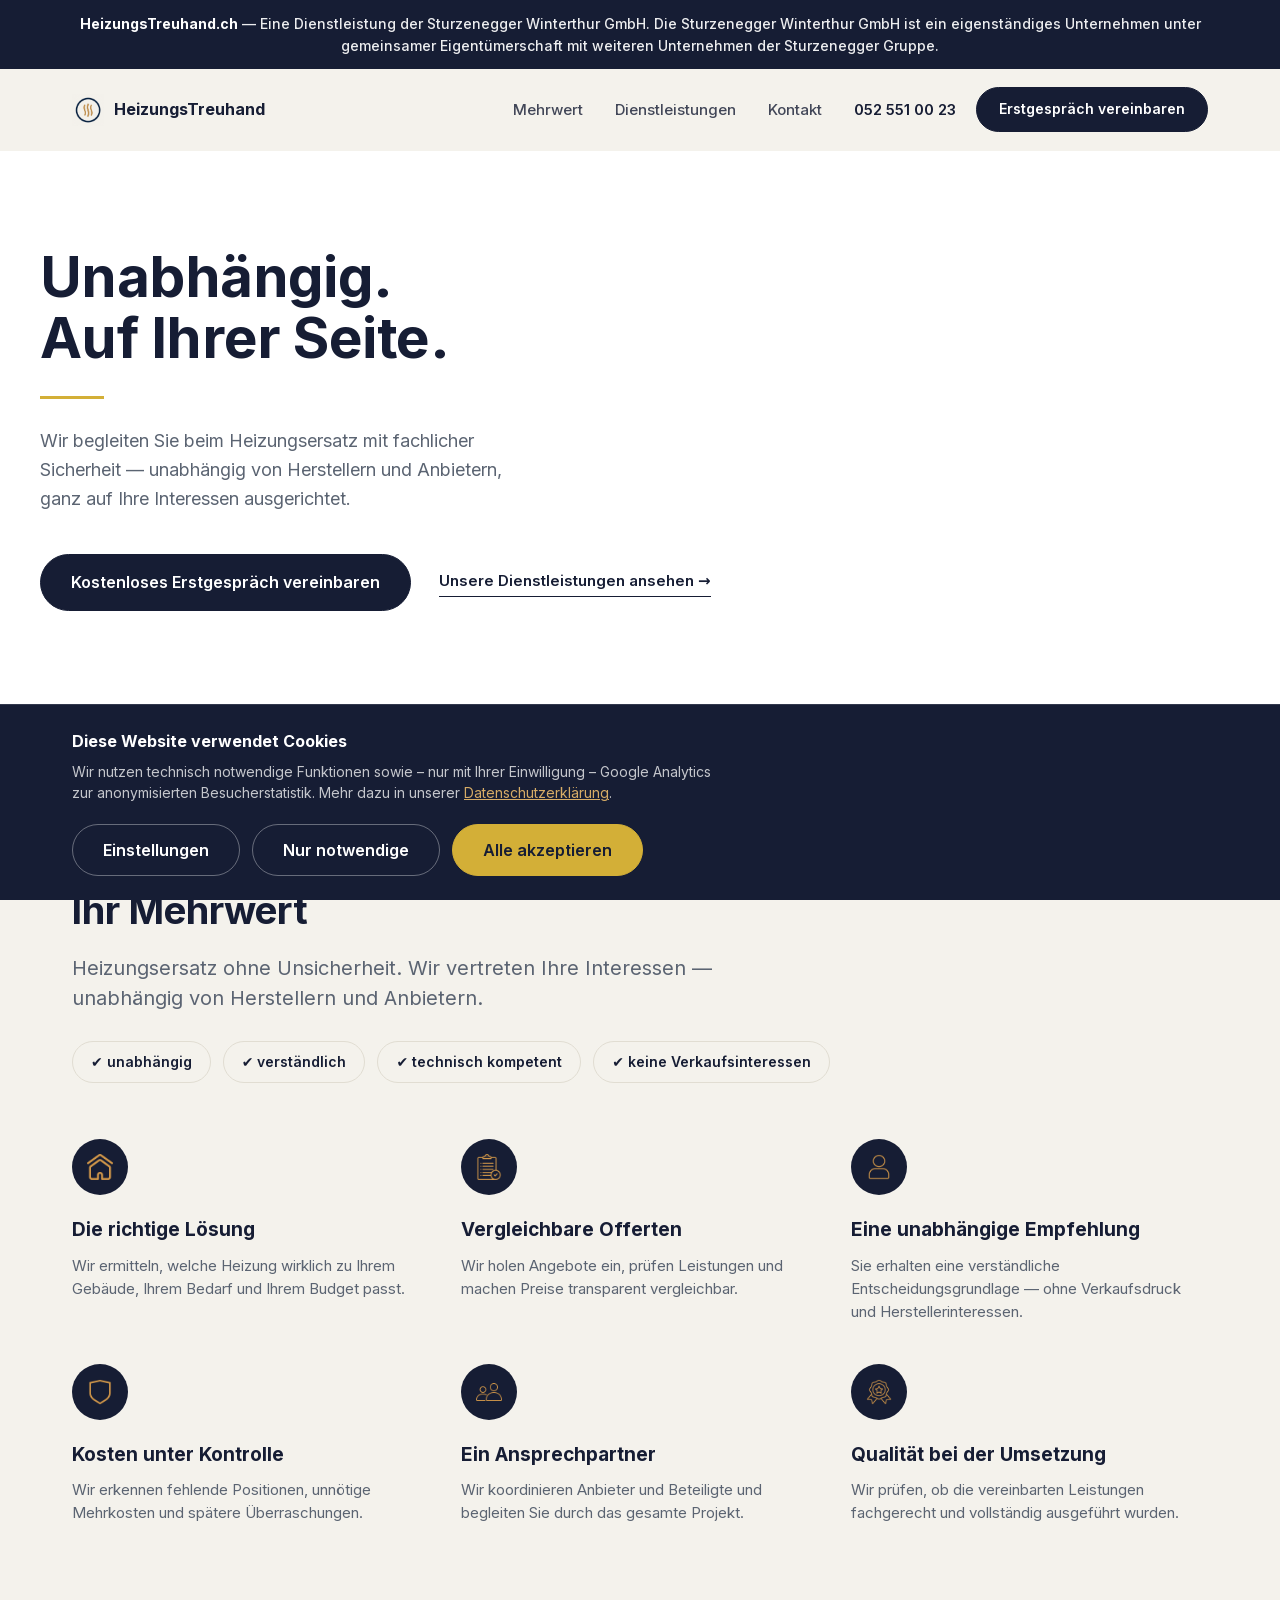
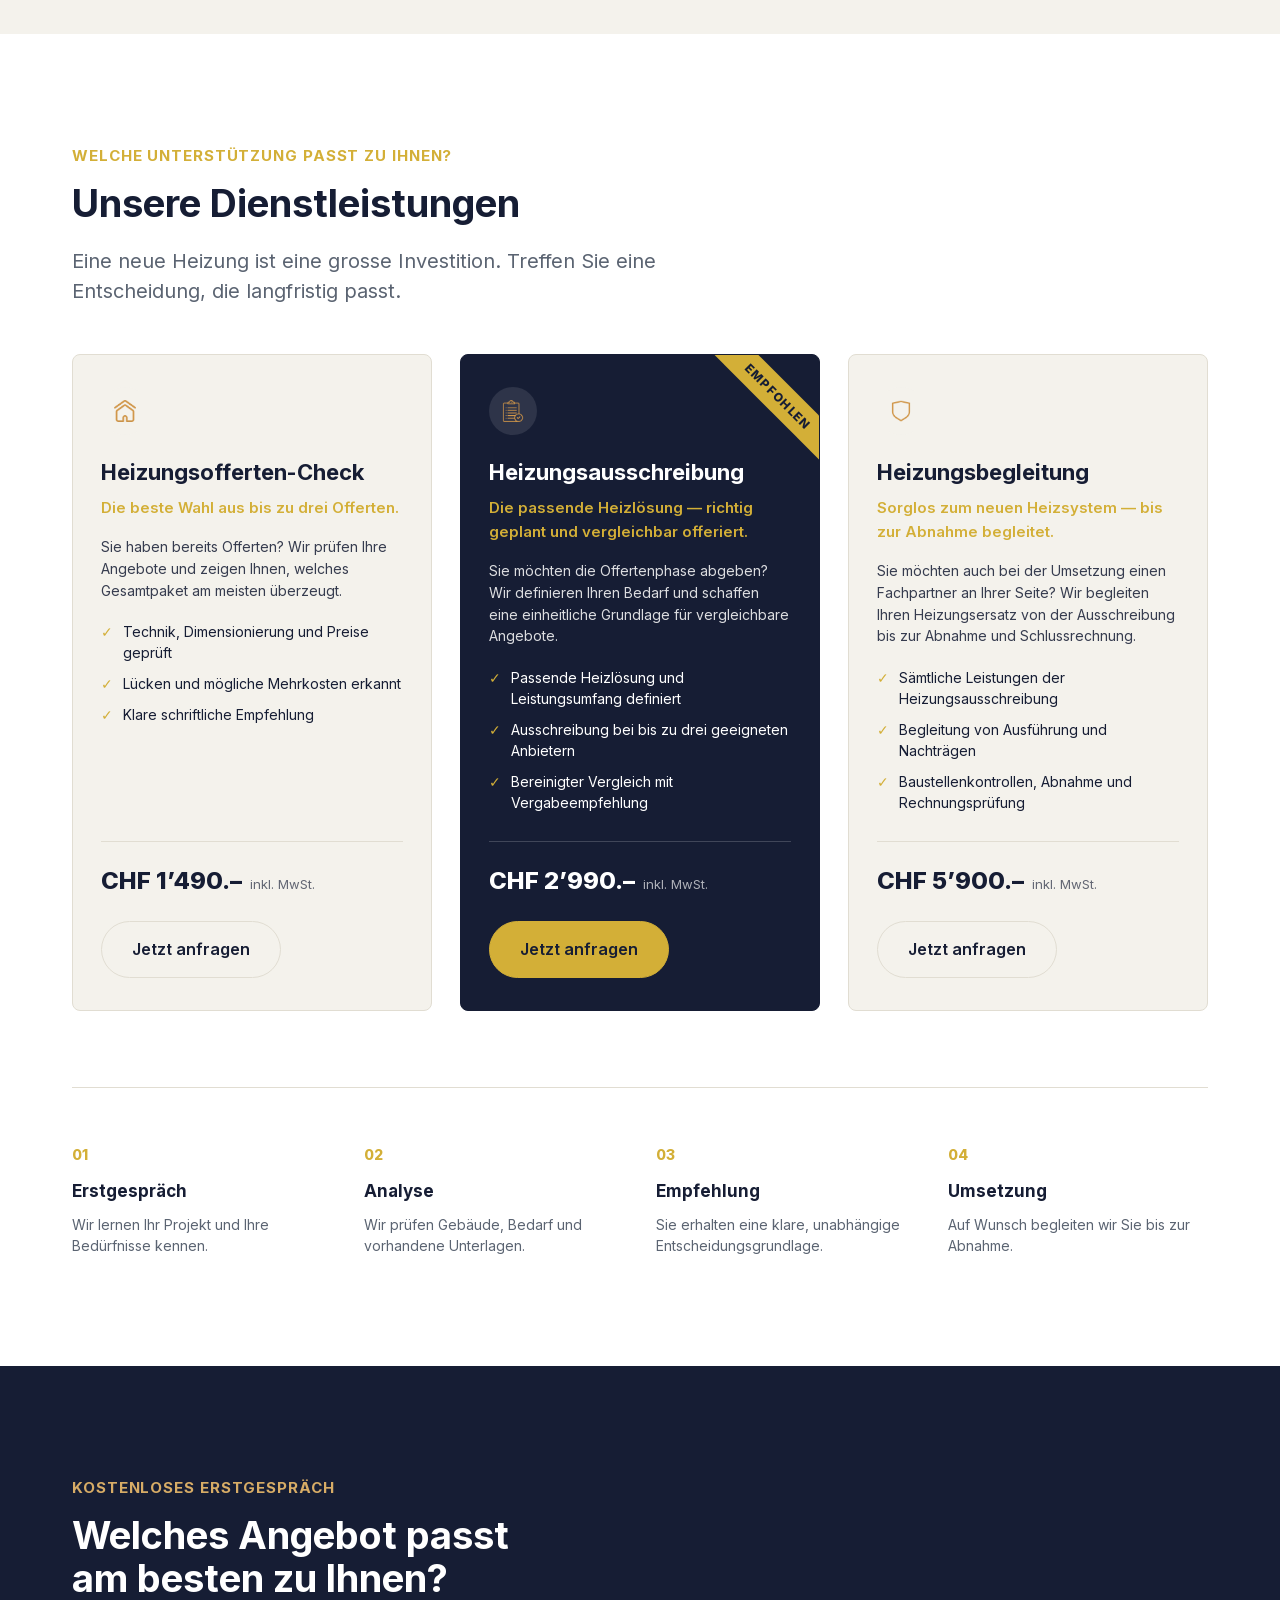
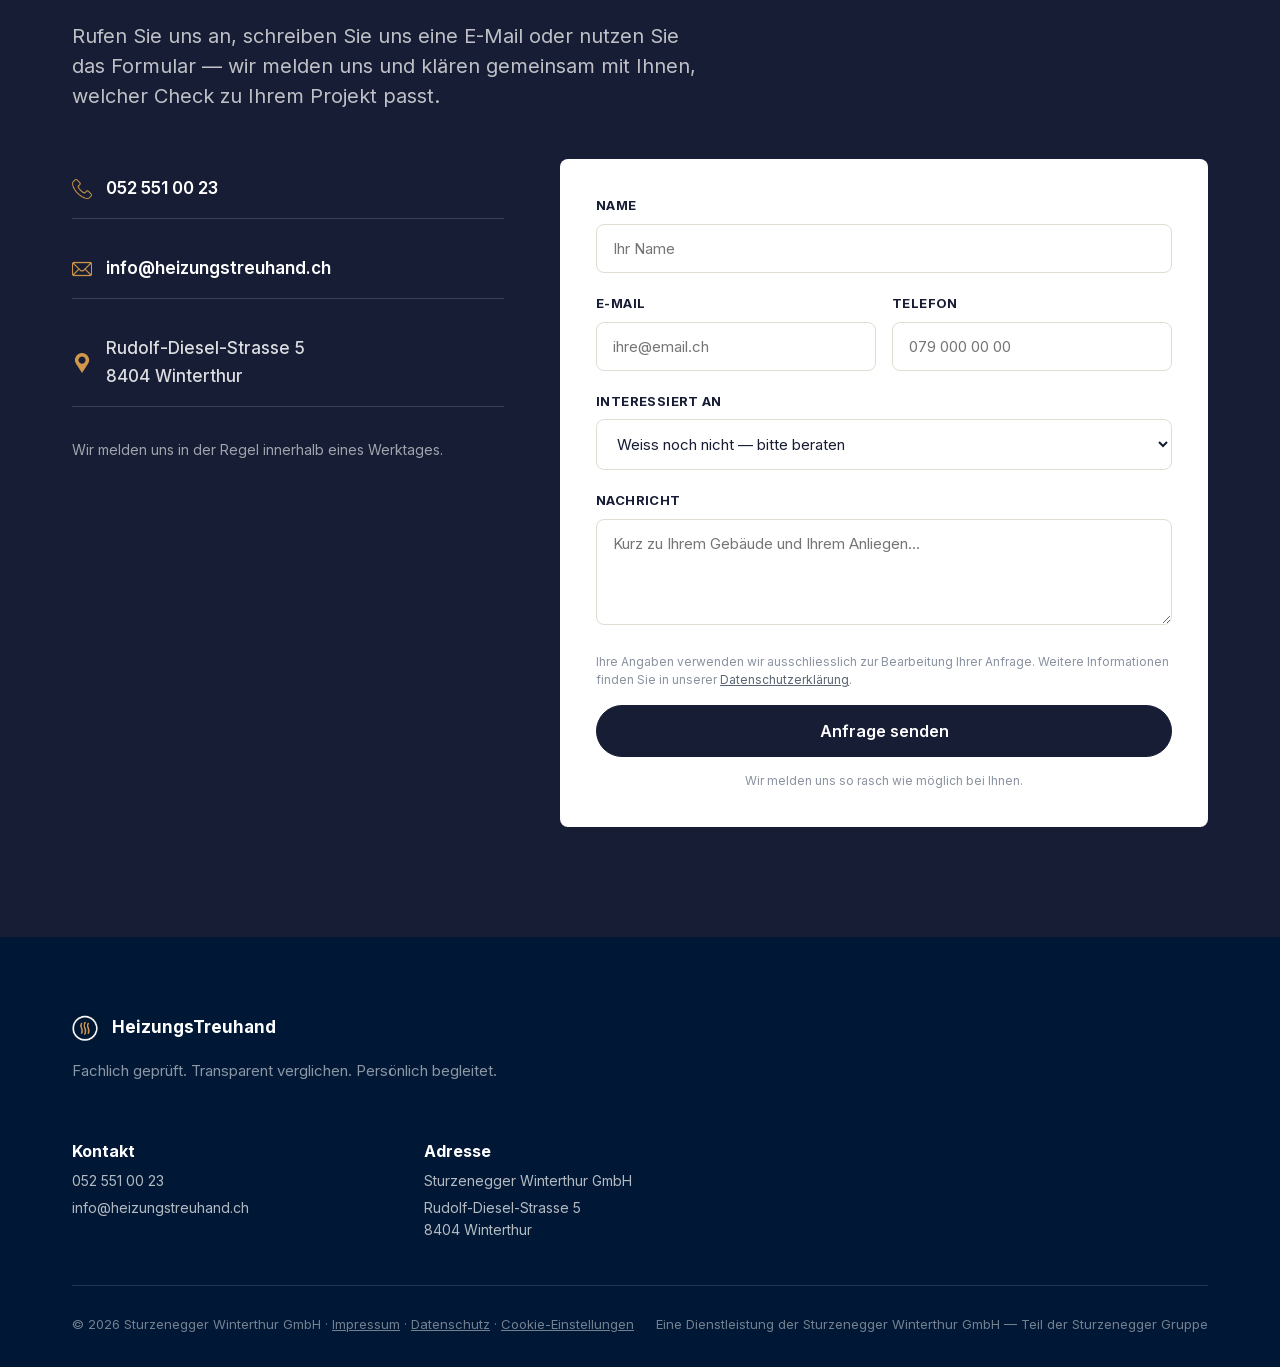
<file: index.html>
<!DOCTYPE html>
<html lang="de-CH">
<head>
<meta charset="UTF-8">
<meta name="viewport" content="width=device-width, initial-scale=1.0">
<title>HeizungsTreuhand — Unabhängige Heizungsberatung in Winterthur &amp; Schweiz</title>
<meta name="description" content="HeizungsTreuhand begleitet Sie unabhängig beim Heizungsersatz: Offertenprüfung, Ausschreibung und Baubegleitung – unabhängig von Herstellern und Anbietern. Eine Dienstleistung der Sturzenegger Winterthur GmbH.">
<meta name="robots" content="index, follow">
<meta name="author" content="Sturzenegger Winterthur GmbH">
<meta name="theme-color" content="#161d34">
<link rel="canonical" href="https://www.heizungstreuhand.ch/">

<!-- Local / regional signals -->
<meta name="geo.region" content="CH-ZH">
<meta name="geo.placename" content="Winterthur">

<!-- Open Graph -->
<meta property="og:type" content="website">
<meta property="og:locale" content="de_CH">
<meta property="og:site_name" content="HeizungsTreuhand">
<meta property="og:title" content="HeizungsTreuhand — Unabhängige Heizungsberatung in Winterthur & Schweiz">
<meta property="og:description" content="Unabhängige Beratung beim Heizungsersatz: Offertenprüfung, Ausschreibung und Baubegleitung – unabhängig von Herstellern und Anbietern.">
<meta property="og:url" content="https://www.heizungstreuhand.ch/">
<meta property="og:image" content="https://www.heizungstreuhand.ch/assets/img/logo-on-light.png">
<meta property="og:image:width" content="1774">
<meta property="og:image:height" content="887">
<meta property="og:image:alt" content="HeizungsTreuhand Logo">

<!-- Twitter/X Card -->
<meta name="twitter:card" content="summary_large_image">
<meta name="twitter:title" content="HeizungsTreuhand — Unabhängige Heizungsberatung in Winterthur & Schweiz">
<meta name="twitter:description" content="Unabhängige Beratung beim Heizungsersatz: Offertenprüfung, Ausschreibung und Baubegleitung – unabhängig von Herstellern und Anbietern.">
<meta name="twitter:image" content="https://www.heizungstreuhand.ch/assets/img/logo-on-light.png">

<link rel="icon" type="image/png" href="assets/img/icon-on-light.png">
<link rel="apple-touch-icon" href="assets/img/icon-on-light.png">
<link rel="stylesheet" href="style.css">

<!-- Structured data: Organization, offered services & team — read by search engines
     (rich results) and by AI answer engines (ChatGPT, Perplexity, Google AI Overviews)
     as a machine-readable source of truth about who HeizungsTreuhand is and what it costs. -->
<script type="application/ld+json">
{
  "@context": "https://schema.org",
  "@type": "ProfessionalService",
  "@id": "https://www.heizungstreuhand.ch/#organization",
  "name": "HeizungsTreuhand",
  "alternateName": "HeizungsTreuhand.ch",
  "url": "https://www.heizungstreuhand.ch/",
  "logo": "https://www.heizungstreuhand.ch/assets/img/logo-on-light.png",
  "image": "https://www.heizungstreuhand.ch/assets/img/logo-on-light.png",
  "description": "Unabhängige Beratung beim Heizungsersatz in der Schweiz: Offertenprüfung, Ausschreibung und Baubegleitung – unabhängig von Herstellern und Anbietern.",
  "slogan": "Unabhängig. Auf Ihrer Seite.",
  "telephone": "+41 52 551 00 23",
  "email": "info@heizungstreuhand.ch",
  "priceRange": "CHF 1'490–5'900",
  "address": {
    "@type": "PostalAddress",
    "streetAddress": "Rudolf-Diesel-Strasse 5",
    "postalCode": "8404",
    "addressLocality": "Winterthur",
    "addressRegion": "ZH",
    "addressCountry": "CH"
  },
  "areaServed": {
    "@type": "Country",
    "name": "Schweiz"
  },
  "parentOrganization": {
    "@type": "Organization",
    "name": "Sturzenegger Winterthur GmbH",
    "address": {
      "@type": "PostalAddress",
      "streetAddress": "Rudolf-Diesel-Strasse 5",
      "postalCode": "8404",
      "addressLocality": "Winterthur",
      "addressCountry": "CH"
    }
  },
  "makesOffer": [
    {
      "@type": "Offer",
      "name": "Heizungsofferten-Check",
      "description": "Prüfung von bis zu drei bestehenden Heizungsofferten: Technik, Dimensionierung und Preise geprüft, Lücken und mögliche Mehrkosten erkannt, klare schriftliche Empfehlung.",
      "price": "1490",
      "priceCurrency": "CHF",
      "url": "https://www.heizungstreuhand.ch/#dienstleistungen"
    },
    {
      "@type": "Offer",
      "name": "Heizungsausschreibung",
      "description": "Definition der passenden Heizlösung und Ausschreibung bei bis zu drei geeigneten Anbietern mit bereinigtem Vergleich und Vergabeempfehlung.",
      "price": "2990",
      "priceCurrency": "CHF",
      "url": "https://www.heizungstreuhand.ch/#dienstleistungen"
    },
    {
      "@type": "Offer",
      "name": "Heizungsbegleitung",
      "description": "Vollständige Begleitung des Heizungsersatzes von der Ausschreibung bis zur Abnahme und Schlussrechnung, inklusive Baustellenkontrollen und Rechnungsprüfung.",
      "price": "5900",
      "priceCurrency": "CHF",
      "url": "https://www.heizungstreuhand.ch/#dienstleistungen"
    }
  ]
}
</script>
</head>
<body>

<div class="top-bar">
  <div class="top-bar-inner">
    <p><strong>HeizungsTreuhand.ch</strong> — Eine Dienstleistung der Sturzenegger Winterthur GmbH. Die Sturzenegger Winterthur GmbH ist ein eigenständiges Unternehmen unter gemeinsamer Eigentümerschaft mit weiteren Unternehmen der Sturzenegger Gruppe.</p>
  </div>
</div>

<header class="nav" id="nav">
  <div class="nav-inner">
    <a href="#top" class="nav-logo">
      <img src="assets/img/icon-on-light.png" alt="HeizungsTreuhand Logo" class="nav-logo-img">
      <span>HeizungsTreuhand</span>
    </a>
    <div class="nav-mobile-panel" id="navMobilePanel">
      <nav class="nav-links" id="navLinks">
        <a href="#mehrwert">Mehrwert</a>
        <a href="#dienstleistungen">Dienstleistungen</a>
        <a href="#kontakt">Kontakt</a>
      </nav>
      <div class="nav-actions">
        <a href="tel:0525510023" class="nav-phone">052 551 00 23</a>
        <a href="#kontakt" class="btn btn-primary btn-sm nav-cta">Erstgespräch vereinbaren</a>
      </div>
    </div>
    <button class="nav-burger" id="navBurger" aria-label="Menü öffnen" aria-expanded="false">
      <span></span><span></span><span></span>
    </button>
  </div>
</header>

<main id="top">

  <!-- HERO -->
  <section class="hero">
    <div class="hero-inner">
      <h1 class="hero-headline">Unabhängig.<br>Auf Ihrer Seite.</h1>
      <span class="hero-rule" aria-hidden="true"></span>
      <p class="hero-sub">Wir begleiten Sie beim Heizungsersatz mit fachlicher Sicherheit — unabhängig von Herstellern und Anbietern, ganz auf Ihre Interessen ausgerichtet.</p>
      <div class="hero-actions">
        <a href="#kontakt" class="btn btn-primary hero-cta">Kostenloses Erstgespräch vereinbaren</a>
        <a href="#dienstleistungen" class="link-arrow">Unsere Dienstleistungen ansehen →</a>
      </div>
    </div>
  </section>

  <!-- MEHRWERT / WARUM -->
  <section class="section section-alt" id="mehrwert">
    <div class="section-inner">
      <p class="caption">Warum HeizungsTreuhand?</p>
      <h2 class="heading">Ihr Mehrwert</h2>
      <p class="lead">Heizungsersatz ohne Unsicherheit. Wir vertreten Ihre Interessen — unabhängig von Herstellern und Anbietern.</p>

      <div class="badge-row">
        <span class="badge">✔ unabhängig</span>
        <span class="badge">✔ verständlich</span>
        <span class="badge">✔ technisch kompetent</span>
        <span class="badge">✔ keine Verkaufsinteressen</span>
      </div>

      <div class="feature-grid">
        <div class="feature">
          <div class="feature-icon"><img src="assets/icons/haus_gold.png" alt=""></div>
          <h3>Die richtige Lösung</h3>
          <p>Wir ermitteln, welche Heizung wirklich zu Ihrem Gebäude, Ihrem Bedarf und Ihrem Budget passt.</p>
        </div>
        <div class="feature">
          <div class="feature-icon"><img src="assets/icons/list_gold.png" alt=""></div>
          <h3>Vergleichbare Offerten</h3>
          <p>Wir holen Angebote ein, prüfen Leistungen und machen Preise transparent vergleichbar.</p>
        </div>
        <div class="feature">
          <div class="feature-icon"><img src="assets/icons/person_gold.png" alt=""></div>
          <h3>Eine unabhängige Empfehlung</h3>
          <p>Sie erhalten eine verständliche Entscheidungsgrundlage — ohne Verkaufsdruck und Herstellerinteressen.</p>
        </div>
        <div class="feature">
          <div class="feature-icon"><img src="assets/icons/shield_gold.png" alt=""></div>
          <h3>Kosten unter Kontrolle</h3>
          <p>Wir erkennen fehlende Positionen, unnötige Mehrkosten und spätere Überraschungen.</p>
        </div>
        <div class="feature">
          <div class="feature-icon"><img src="assets/icons/personen_gold.png" alt=""></div>
          <h3>Ein Ansprechpartner</h3>
          <p>Wir koordinieren Anbieter und Beteiligte und begleiten Sie durch das gesamte Projekt.</p>
        </div>
        <div class="feature">
          <div class="feature-icon"><img src="assets/icons/quality_gold.png" alt=""></div>
          <h3>Qualität bei der Umsetzung</h3>
          <p>Wir prüfen, ob die vereinbarten Leistungen fachgerecht und vollständig ausgeführt wurden.</p>
        </div>
      </div>
    </div>
  </section>

  <!-- DIENSTLEISTUNGEN -->
  <section class="section" id="dienstleistungen">
    <div class="section-inner">
      <p class="caption">Welche Unterstützung passt zu Ihnen?</p>
      <h2 class="heading">Unsere Dienstleistungen</h2>
      <p class="lead">Eine neue Heizung ist eine grosse Investition. Treffen Sie eine Entscheidung, die langfristig passt.</p>

      <div class="pricing-grid">

        <article class="price-card">
          <div class="price-card-icon"><img src="assets/icons/haus_gold.png" alt=""></div>
          <h3>Heizungsofferten-Check</h3>
          <p class="price-card-sub">Die beste Wahl aus bis zu drei Offerten.</p>
          <p class="price-card-note">Sie haben bereits Offerten? Wir prüfen Ihre Angebote und zeigen Ihnen, welches Gesamtpaket am meisten überzeugt.</p>
          <ul class="price-card-list">
            <li>Technik, Dimensionierung und Preise geprüft</li>
            <li>Lücken und mögliche Mehrkosten erkannt</li>
            <li>Klare schriftliche Empfehlung</li>
          </ul>
          <div class="price-card-price">
            <span class="price-amount">CHF 1&#8217;490.–</span>
            <span class="price-vat">inkl. MwSt.</span>
          </div>
          <a href="#kontakt" class="btn btn-outline" data-service="Heizungsofferten-Check">Jetzt anfragen</a>
        </article>

        <article class="price-card price-card-featured">
          <span class="price-card-ribbon">Empfohlen</span>
          <div class="price-card-icon"><img src="assets/icons/list_gold.png" alt=""></div>
          <h3>Heizungsausschreibung</h3>
          <p class="price-card-sub">Die passende Heizlösung — richtig geplant und vergleichbar offeriert.</p>
          <p class="price-card-note">Sie möchten die Offertenphase abgeben? Wir definieren Ihren Bedarf und schaffen eine einheitliche Grundlage für vergleichbare Angebote.</p>
          <ul class="price-card-list">
            <li>Passende Heizlösung und Leistungsumfang definiert</li>
            <li>Ausschreibung bei bis zu drei geeigneten Anbietern</li>
            <li>Bereinigter Vergleich mit Vergabeempfehlung</li>
          </ul>
          <div class="price-card-price">
            <span class="price-amount">CHF 2&#8217;990.–</span>
            <span class="price-vat">inkl. MwSt.</span>
          </div>
          <a href="#kontakt" class="btn btn-primary" data-service="Heizungsausschreibung">Jetzt anfragen</a>
        </article>

        <article class="price-card">
          <div class="price-card-icon"><img src="assets/icons/shield_gold.png" alt=""></div>
          <h3>Heizungsbegleitung</h3>
          <p class="price-card-sub">Sorglos zum neuen Heizsystem — bis zur Abnahme begleitet.</p>
          <p class="price-card-note">Sie möchten auch bei der Umsetzung einen Fachpartner an Ihrer Seite? Wir begleiten Ihren Heizungsersatz von der Ausschreibung bis zur Abnahme und Schlussrechnung.</p>
          <ul class="price-card-list">
            <li>Sämtliche Leistungen der Heizungsausschreibung</li>
            <li>Begleitung von Ausführung und Nachträgen</li>
            <li>Baustellenkontrollen, Abnahme und Rechnungsprüfung</li>
          </ul>
          <div class="price-card-price">
            <span class="price-amount">CHF 5&#8217;900.–</span>
            <span class="price-vat">inkl. MwSt.</span>
          </div>
          <a href="#kontakt" class="btn btn-outline" data-service="Heizungsbegleitung">Jetzt anfragen</a>
        </article>

      </div>

      <div class="process-strip">
        <div class="process-step">
          <span class="process-num">01</span>
          <h4>Erstgespräch</h4>
          <p>Wir lernen Ihr Projekt und Ihre Bedürfnisse kennen.</p>
        </div>
        <div class="process-step">
          <span class="process-num">02</span>
          <h4>Analyse</h4>
          <p>Wir prüfen Gebäude, Bedarf und vorhandene Unterlagen.</p>
        </div>
        <div class="process-step">
          <span class="process-num">03</span>
          <h4>Empfehlung</h4>
          <p>Sie erhalten eine klare, unabhängige Entscheidungsgrundlage.</p>
        </div>
        <div class="process-step">
          <span class="process-num">04</span>
          <h4>Umsetzung</h4>
          <p>Auf Wunsch begleiten wir Sie bis zur Abnahme.</p>
        </div>
      </div>
    </div>
  </section>

  <!-- KONTAKT / CTA -->
  <section class="section section-dark" id="kontakt">
    <div class="section-inner">
      <p class="caption caption-light">Kostenloses Erstgespräch</p>
      <h2 class="heading heading-light">Welches Angebot passt<br>am besten zu Ihnen?</h2>
      <p class="lead lead-light">Rufen Sie uns an, schreiben Sie uns eine E-Mail oder nutzen Sie das Formular — wir melden uns und klären gemeinsam mit Ihnen, welcher Check zu Ihrem Projekt passt.</p>

      <div class="contact-grid">
        <div class="contact-direct">
          <a href="tel:0525510023" class="contact-line">
            <img src="assets/icons/telefon.png" alt="">
            <span>052 551 00 23</span>
          </a>
          <a href="mailto:info@heizungstreuhand.ch" class="contact-line">
            <img src="assets/icons/mail.png" alt="">
            <span>info@heizungstreuhand.ch</span>
          </a>
          <div class="contact-line contact-line-static">
            <img src="assets/icons/position-pin.png" alt="">
            <span>Rudolf-Diesel-Strasse 5<br>8404 Winterthur</span>
          </div>
          <p class="contact-hint">Wir melden uns in der Regel innerhalb eines Werktages.</p>
        </div>

        <form class="contact-form" id="contactForm" name="kontakt" method="POST" data-netlify="true" data-netlify-honeypot="bot-field">
          <input type="hidden" name="form-name" value="kontakt">
          <p class="form-honeypot" aria-hidden="true">
            <label>Bitte nicht ausfüllen: <input name="bot-field"></label>
          </p>
          <div class="form-row">
            <label for="f-name">Name</label>
            <input type="text" id="f-name" name="name" required placeholder="Ihr Name">
          </div>
          <div class="form-row form-row-split">
            <div>
              <label for="f-email">E-Mail</label>
              <input type="email" id="f-email" name="email" required placeholder="ihre@email.ch">
            </div>
            <div>
              <label for="f-phone">Telefon</label>
              <input type="tel" id="f-phone" name="phone" placeholder="079 000 00 00">
            </div>
          </div>
          <div class="form-row">
            <label for="f-service">Interessiert an</label>
            <select id="f-service" name="service">
              <option value="Weiss noch nicht">Weiss noch nicht — bitte beraten</option>
              <option value="Heizungsofferten-Check">Heizungsofferten-Check — CHF 1'490.–</option>
              <option value="Heizungsausschreibung">Heizungsausschreibung — CHF 2'990.–</option>
              <option value="Heizungsbegleitung">Heizungsbegleitung — CHF 5'900.–</option>
            </select>
          </div>
          <div class="form-row">
            <label for="f-message">Nachricht</label>
            <textarea id="f-message" name="message" rows="4" placeholder="Kurz zu Ihrem Gebäude und Ihrem Anliegen…"></textarea>
          </div>
          <p class="form-privacy-note">Ihre Angaben verwenden wir ausschliesslich zur Bearbeitung Ihrer Anfrage. Weitere Informationen finden Sie in unserer <a href="/datenschutz.html">Datenschutzerklärung</a>.</p>
          <button type="submit" class="btn btn-primary btn-block" id="formSubmitBtn">Anfrage senden</button>
          <p class="form-note" id="formNote">Wir melden uns so rasch wie möglich bei Ihnen.</p>
        </form>
        <div class="contact-form contact-form-success" id="formSuccess" hidden>
          <h3>Danke für Ihre Anfrage!</h3>
          <p>Wir haben Ihre Nachricht erhalten und melden uns so rasch wie möglich bei Ihnen — in der Regel innerhalb eines Werktages.</p>
        </div>
      </div>
    </div>
  </section>

</main>

<footer class="footer">
  <div class="footer-inner">
    <div class="footer-top">
      <div class="footer-logo-row">
        <img src="assets/img/icon-on-dark.png" alt="HeizungsTreuhand" class="footer-logo">
        <span>HeizungsTreuhand</span>
      </div>
      <p class="footer-tagline">Fachlich geprüft. Transparent verglichen. Persönlich begleitet.</p>
    </div>

    <div class="footer-grid">
      <div class="footer-col">
        <h5>Kontakt</h5>
        <a href="tel:0525510023">052 551 00 23</a>
        <a href="mailto:info@heizungstreuhand.ch">info@heizungstreuhand.ch</a>
      </div>
      <div class="footer-col">
        <h5>Adresse</h5>
        <p class="footer-role">Sturzenegger Winterthur GmbH</p>
        <p>Rudolf-Diesel-Strasse 5<br>8404 Winterthur</p>
      </div>
    </div>

    <div class="footer-bottom">
      <span>© <span id="year"></span> Sturzenegger Winterthur GmbH · <a href="/impressum.html">Impressum</a> · <a href="/datenschutz.html">Datenschutz</a> · <a href="#" id="cookieSettingsLink">Cookie-Einstellungen</a></span>
      <span>Eine Dienstleistung der Sturzenegger Winterthur GmbH — Teil der Sturzenegger Gruppe</span>
    </div>
  </div>
</footer>

<script src="script.js"></script>
</body>
</html>
</file>
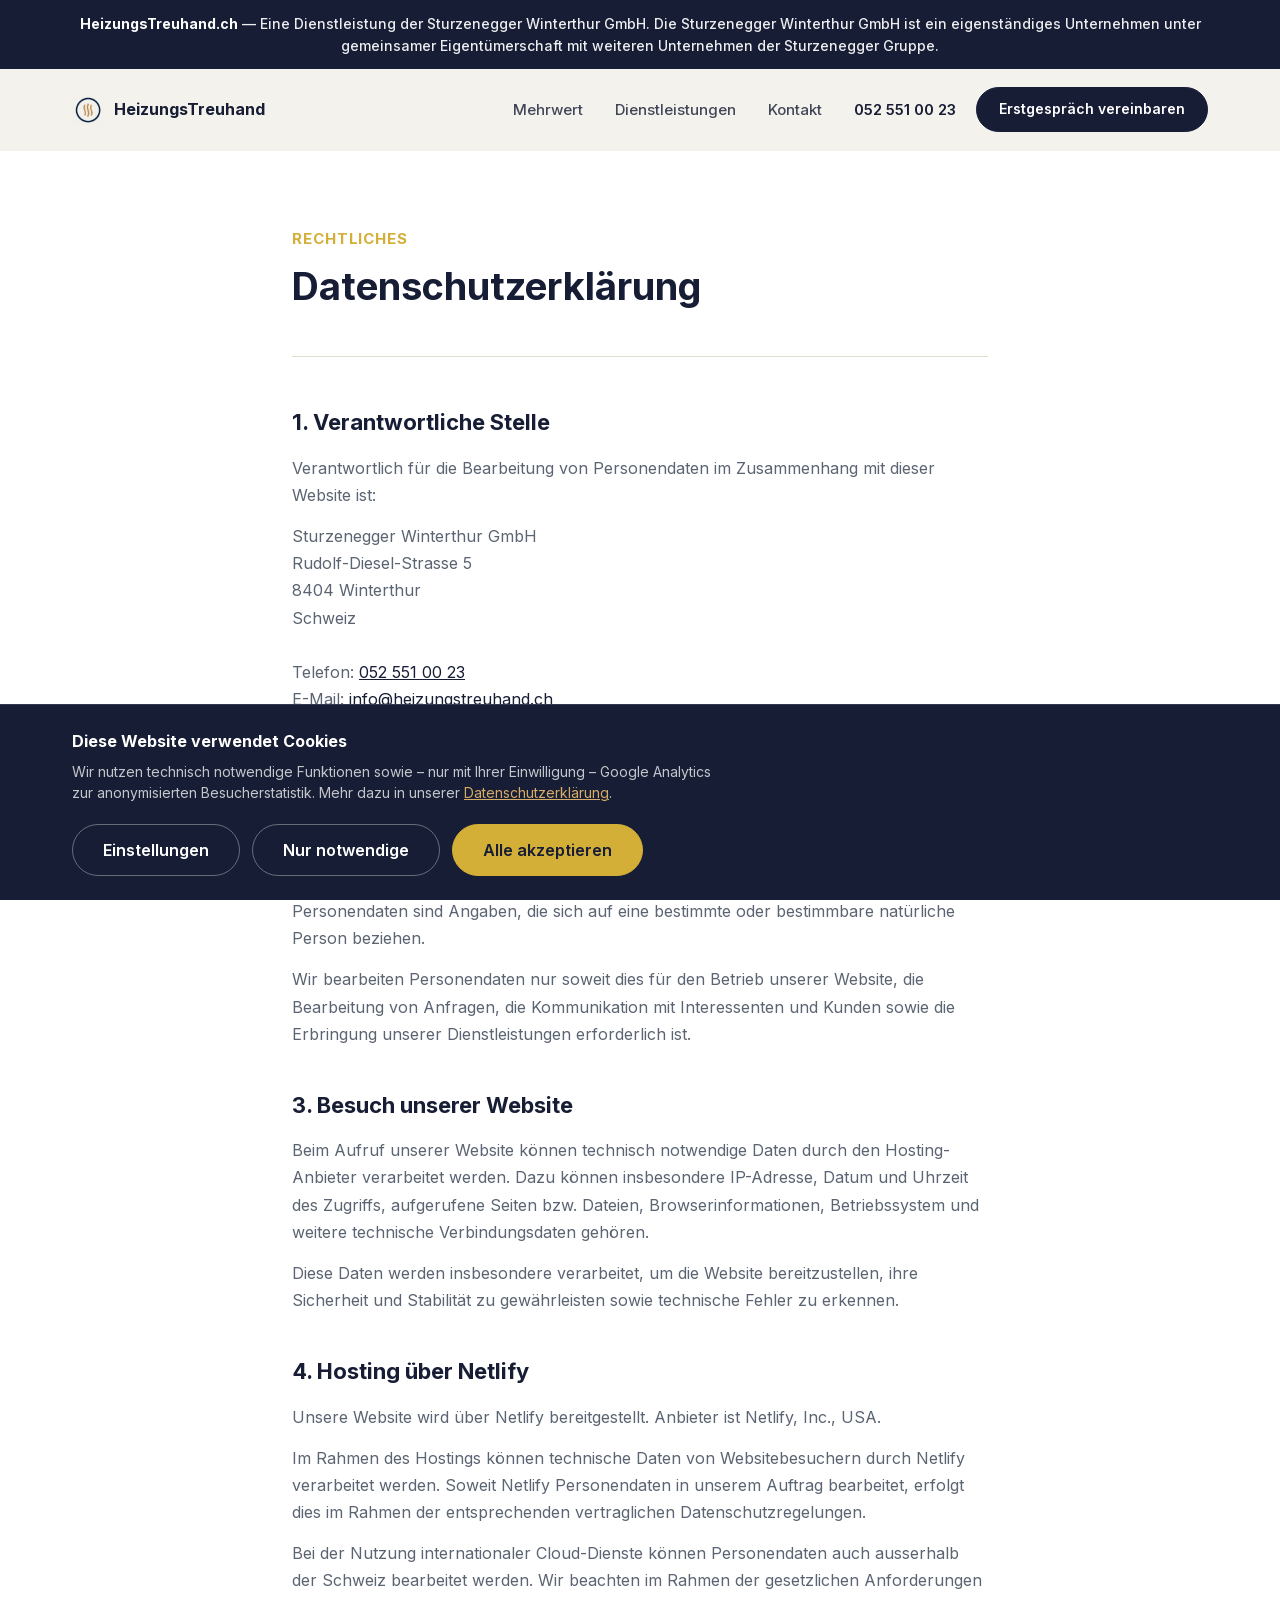
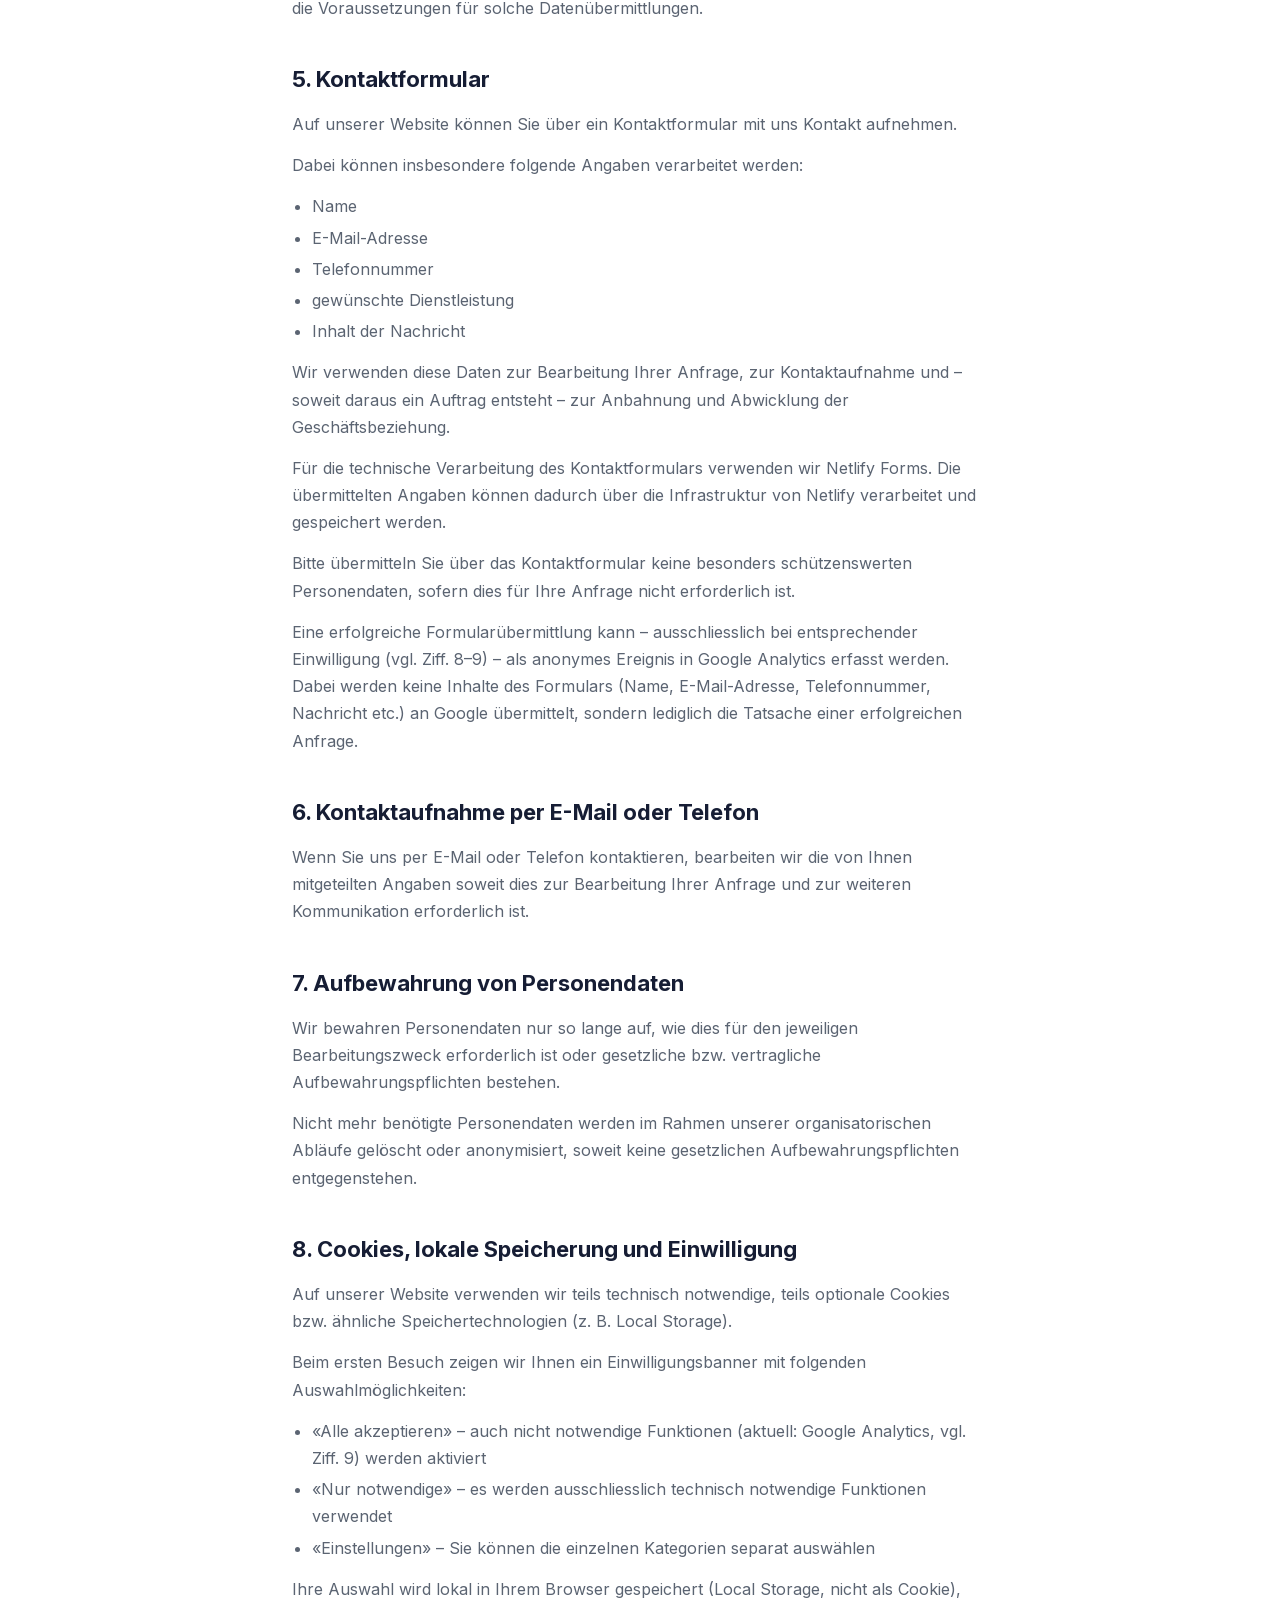
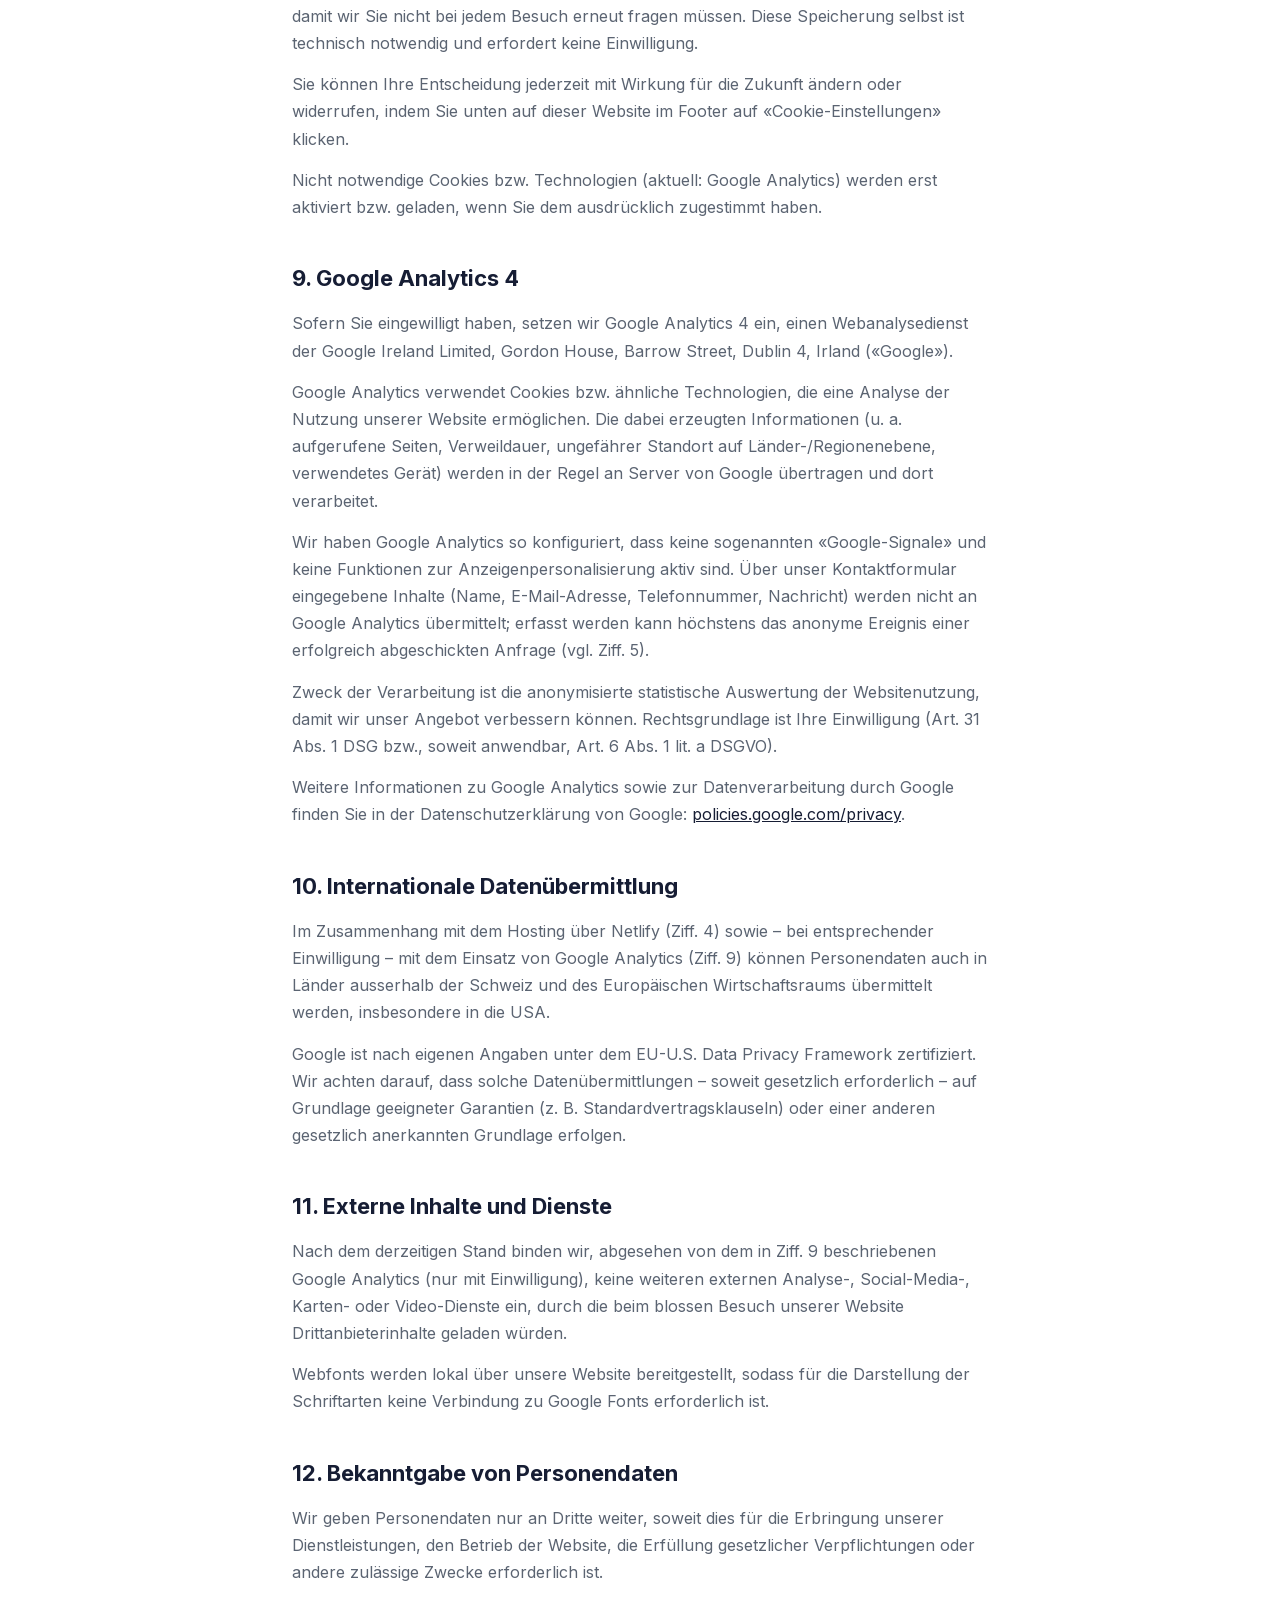
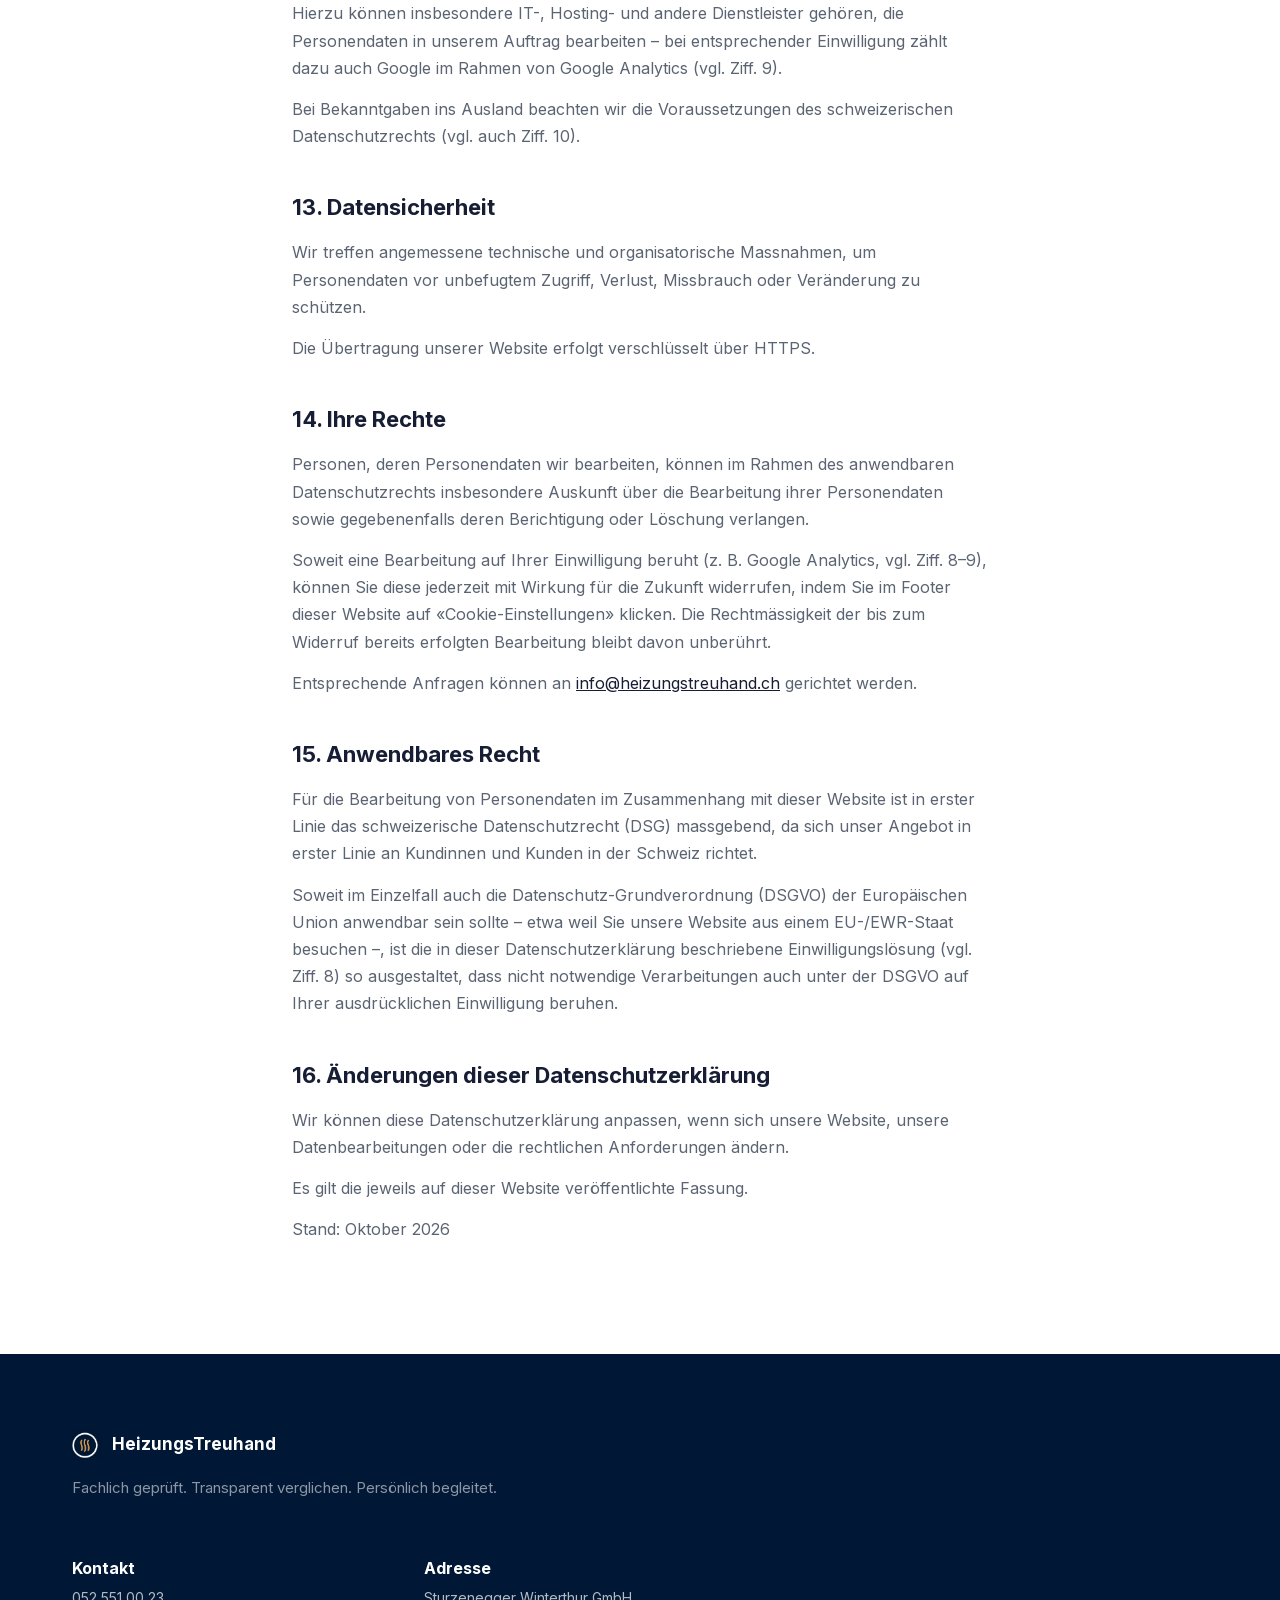
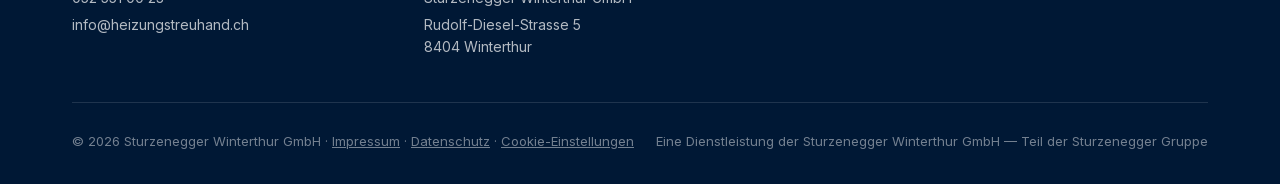
<file: datenschutz.html>
<!DOCTYPE html>
<html lang="de-CH">
<head>
<meta charset="UTF-8">
<meta name="viewport" content="width=device-width, initial-scale=1.0">
<title>Datenschutzerklärung — HeizungsTreuhand</title>
<meta name="description" content="Datenschutzerklärung von HeizungsTreuhand, einer Dienstleistung der Sturzenegger Winterthur GmbH.">
<meta name="robots" content="index, follow">
<meta name="author" content="Sturzenegger Winterthur GmbH">
<meta name="theme-color" content="#161d34">
<link rel="canonical" href="https://www.heizungstreuhand.ch/datenschutz.html">
<link rel="icon" type="image/png" href="assets/img/icon-on-light.png">
<link rel="apple-touch-icon" href="assets/img/icon-on-light.png">
<link rel="stylesheet" href="style.css">
</head>
<body>

<div class="top-bar">
  <div class="top-bar-inner">
    <p><strong>HeizungsTreuhand.ch</strong> — Eine Dienstleistung der Sturzenegger Winterthur GmbH. Die Sturzenegger Winterthur GmbH ist ein eigenständiges Unternehmen unter gemeinsamer Eigentümerschaft mit weiteren Unternehmen der Sturzenegger Gruppe.</p>
  </div>
</div>

<header class="nav" id="nav">
  <div class="nav-inner">
    <a href="/" class="nav-logo">
      <img src="assets/img/icon-on-light.png" alt="HeizungsTreuhand Logo" class="nav-logo-img">
      <span>HeizungsTreuhand</span>
    </a>
    <div class="nav-mobile-panel" id="navMobilePanel">
      <nav class="nav-links" id="navLinks">
        <a href="/#mehrwert">Mehrwert</a>
        <a href="/#dienstleistungen">Dienstleistungen</a>
        <a href="/#kontakt">Kontakt</a>
      </nav>
      <div class="nav-actions">
        <a href="tel:0525510023" class="nav-phone">052 551 00 23</a>
        <a href="/#kontakt" class="btn btn-primary btn-sm nav-cta">Erstgespräch vereinbaren</a>
      </div>
    </div>
    <button class="nav-burger" id="navBurger" aria-label="Menü öffnen" aria-expanded="false">
      <span></span><span></span><span></span>
    </button>
  </div>
</header>

<main id="top">
  <section class="section legal-page">
    <div class="section-inner legal-content">
      <p class="caption">Rechtliches</p>
      <h1 class="heading">Datenschutzerklärung</h1>

      <div class="legal-body">

        <section>
          <h2>1. Verantwortliche Stelle</h2>
          <p>Verantwortlich für die Bearbeitung von Personendaten im Zusammenhang mit dieser Website ist:</p>
          <address>
            Sturzenegger Winterthur GmbH<br>
            Rudolf-Diesel-Strasse 5<br>
            8404 Winterthur<br>
            Schweiz<br><br>
            Telefon: <a href="tel:0525510023">052 551 00 23</a><br>
            E-Mail: <a href="mailto:info@heizungstreuhand.ch">info@heizungstreuhand.ch</a>
          </address>
          <p>HeizungsTreuhand ist eine Dienstleistung der Sturzenegger Winterthur GmbH.</p>
        </section>

        <section>
          <h2>2. Allgemeines</h2>
          <p>Wir bearbeiten Personendaten im Einklang mit dem schweizerischen Datenschutzrecht, insbesondere dem Bundesgesetz über den Datenschutz (DSG).</p>
          <p>Personendaten sind Angaben, die sich auf eine bestimmte oder bestimmbare natürliche Person beziehen.</p>
          <p>Wir bearbeiten Personendaten nur soweit dies für den Betrieb unserer Website, die Bearbeitung von Anfragen, die Kommunikation mit Interessenten und Kunden sowie die Erbringung unserer Dienstleistungen erforderlich ist.</p>
        </section>

        <section>
          <h2>3. Besuch unserer Website</h2>
          <p>Beim Aufruf unserer Website können technisch notwendige Daten durch den Hosting-Anbieter verarbeitet werden. Dazu können insbesondere IP-Adresse, Datum und Uhrzeit des Zugriffs, aufgerufene Seiten bzw. Dateien, Browserinformationen, Betriebssystem und weitere technische Verbindungsdaten gehören.</p>
          <p>Diese Daten werden insbesondere verarbeitet, um die Website bereitzustellen, ihre Sicherheit und Stabilität zu gewährleisten sowie technische Fehler zu erkennen.</p>
        </section>

        <section>
          <h2>4. Hosting über Netlify</h2>
          <p>Unsere Website wird über Netlify bereitgestellt. Anbieter ist Netlify, Inc., USA.</p>
          <p>Im Rahmen des Hostings können technische Daten von Websitebesuchern durch Netlify verarbeitet werden. Soweit Netlify Personendaten in unserem Auftrag bearbeitet, erfolgt dies im Rahmen der entsprechenden vertraglichen Datenschutzregelungen.</p>
          <p>Bei der Nutzung internationaler Cloud-Dienste können Personendaten auch ausserhalb der Schweiz bearbeitet werden. Wir beachten im Rahmen der gesetzlichen Anforderungen die Voraussetzungen für solche Datenübermittlungen.</p>
        </section>

        <section>
          <h2>5. Kontaktformular</h2>
          <p>Auf unserer Website können Sie über ein Kontaktformular mit uns Kontakt aufnehmen.</p>
          <p>Dabei können insbesondere folgende Angaben verarbeitet werden:</p>
          <ul class="legal-list">
            <li>Name</li>
            <li>E-Mail-Adresse</li>
            <li>Telefonnummer</li>
            <li>gewünschte Dienstleistung</li>
            <li>Inhalt der Nachricht</li>
          </ul>
          <p>Wir verwenden diese Daten zur Bearbeitung Ihrer Anfrage, zur Kontaktaufnahme und – soweit daraus ein Auftrag entsteht – zur Anbahnung und Abwicklung der Geschäftsbeziehung.</p>
          <p>Für die technische Verarbeitung des Kontaktformulars verwenden wir Netlify Forms. Die übermittelten Angaben können dadurch über die Infrastruktur von Netlify verarbeitet und gespeichert werden.</p>
          <p>Bitte übermitteln Sie über das Kontaktformular keine besonders schützenswerten Personendaten, sofern dies für Ihre Anfrage nicht erforderlich ist.</p>
          <p>Eine erfolgreiche Formularübermittlung kann – ausschliesslich bei entsprechender Einwilligung (vgl. Ziff. 8–9) – als anonymes Ereignis in Google Analytics erfasst werden. Dabei werden keine Inhalte des Formulars (Name, E-Mail-Adresse, Telefonnummer, Nachricht etc.) an Google übermittelt, sondern lediglich die Tatsache einer erfolgreichen Anfrage.</p>
        </section>

        <section>
          <h2>6. Kontaktaufnahme per E-Mail oder Telefon</h2>
          <p>Wenn Sie uns per E-Mail oder Telefon kontaktieren, bearbeiten wir die von Ihnen mitgeteilten Angaben soweit dies zur Bearbeitung Ihrer Anfrage und zur weiteren Kommunikation erforderlich ist.</p>
        </section>

        <section>
          <h2>7. Aufbewahrung von Personendaten</h2>
          <p>Wir bewahren Personendaten nur so lange auf, wie dies für den jeweiligen Bearbeitungszweck erforderlich ist oder gesetzliche bzw. vertragliche Aufbewahrungspflichten bestehen.</p>
          <p>Nicht mehr benötigte Personendaten werden im Rahmen unserer organisatorischen Abläufe gelöscht oder anonymisiert, soweit keine gesetzlichen Aufbewahrungspflichten entgegenstehen.</p>
        </section>

        <section>
          <h2>8. Cookies, lokale Speicherung und Einwilligung</h2>
          <p>Auf unserer Website verwenden wir teils technisch notwendige, teils optionale Cookies bzw. ähnliche Speichertechnologien (z. B. Local Storage).</p>
          <p>Beim ersten Besuch zeigen wir Ihnen ein Einwilligungsbanner mit folgenden Auswahlmöglichkeiten:</p>
          <ul class="legal-list">
            <li>«Alle akzeptieren» – auch nicht notwendige Funktionen (aktuell: Google Analytics, vgl. Ziff. 9) werden aktiviert</li>
            <li>«Nur notwendige» – es werden ausschliesslich technisch notwendige Funktionen verwendet</li>
            <li>«Einstellungen» – Sie können die einzelnen Kategorien separat auswählen</li>
          </ul>
          <p>Ihre Auswahl wird lokal in Ihrem Browser gespeichert (Local Storage, nicht als Cookie), damit wir Sie nicht bei jedem Besuch erneut fragen müssen. Diese Speicherung selbst ist technisch notwendig und erfordert keine Einwilligung.</p>
          <p>Sie können Ihre Entscheidung jederzeit mit Wirkung für die Zukunft ändern oder widerrufen, indem Sie unten auf dieser Website im Footer auf «Cookie-Einstellungen» klicken.</p>
          <p>Nicht notwendige Cookies bzw. Technologien (aktuell: Google Analytics) werden erst aktiviert bzw. geladen, wenn Sie dem ausdrücklich zugestimmt haben.</p>
        </section>

        <section>
          <h2>9. Google Analytics 4</h2>
          <p>Sofern Sie eingewilligt haben, setzen wir Google Analytics 4 ein, einen Webanalysedienst der Google Ireland Limited, Gordon House, Barrow Street, Dublin 4, Irland («Google»).</p>
          <p>Google Analytics verwendet Cookies bzw. ähnliche Technologien, die eine Analyse der Nutzung unserer Website ermöglichen. Die dabei erzeugten Informationen (u. a. aufgerufene Seiten, Verweildauer, ungefährer Standort auf Länder-/Regionenebene, verwendetes Gerät) werden in der Regel an Server von Google übertragen und dort verarbeitet.</p>
          <p>Wir haben Google Analytics so konfiguriert, dass keine sogenannten «Google-Signale» und keine Funktionen zur Anzeigenpersonalisierung aktiv sind. Über unser Kontaktformular eingegebene Inhalte (Name, E-Mail-Adresse, Telefonnummer, Nachricht) werden nicht an Google Analytics übermittelt; erfasst werden kann höchstens das anonyme Ereignis einer erfolgreich abgeschickten Anfrage (vgl. Ziff. 5).</p>
          <p>Zweck der Verarbeitung ist die anonymisierte statistische Auswertung der Websitenutzung, damit wir unser Angebot verbessern können. Rechtsgrundlage ist Ihre Einwilligung (Art. 31 Abs. 1 DSG bzw., soweit anwendbar, Art. 6 Abs. 1 lit. a DSGVO).</p>
          <p>Weitere Informationen zu Google Analytics sowie zur Datenverarbeitung durch Google finden Sie in der Datenschutzerklärung von Google: <a href="https://policies.google.com/privacy" target="_blank" rel="noopener">policies.google.com/privacy</a>.</p>
        </section>

        <section>
          <h2>10. Internationale Datenübermittlung</h2>
          <p>Im Zusammenhang mit dem Hosting über Netlify (Ziff. 4) sowie – bei entsprechender Einwilligung – mit dem Einsatz von Google Analytics (Ziff. 9) können Personendaten auch in Länder ausserhalb der Schweiz und des Europäischen Wirtschaftsraums übermittelt werden, insbesondere in die USA.</p>
          <p>Google ist nach eigenen Angaben unter dem EU-U.S. Data Privacy Framework zertifiziert. Wir achten darauf, dass solche Datenübermittlungen – soweit gesetzlich erforderlich – auf Grundlage geeigneter Garantien (z. B. Standardvertragsklauseln) oder einer anderen gesetzlich anerkannten Grundlage erfolgen.</p>
        </section>

        <section>
          <h2>11. Externe Inhalte und Dienste</h2>
          <p>Nach dem derzeitigen Stand binden wir, abgesehen von dem in Ziff. 9 beschriebenen Google Analytics (nur mit Einwilligung), keine weiteren externen Analyse-, Social-Media-, Karten- oder Video-Dienste ein, durch die beim blossen Besuch unserer Website Drittanbieterinhalte geladen würden.</p>
          <p>Webfonts werden lokal über unsere Website bereitgestellt, sodass für die Darstellung der Schriftarten keine Verbindung zu Google Fonts erforderlich ist.</p>
        </section>

        <section>
          <h2>12. Bekanntgabe von Personendaten</h2>
          <p>Wir geben Personendaten nur an Dritte weiter, soweit dies für die Erbringung unserer Dienstleistungen, den Betrieb der Website, die Erfüllung gesetzlicher Verpflichtungen oder andere zulässige Zwecke erforderlich ist.</p>
          <p>Hierzu können insbesondere IT-, Hosting- und andere Dienstleister gehören, die Personendaten in unserem Auftrag bearbeiten – bei entsprechender Einwilligung zählt dazu auch Google im Rahmen von Google Analytics (vgl. Ziff. 9).</p>
          <p>Bei Bekanntgaben ins Ausland beachten wir die Voraussetzungen des schweizerischen Datenschutzrechts (vgl. auch Ziff. 10).</p>
        </section>

        <section>
          <h2>13. Datensicherheit</h2>
          <p>Wir treffen angemessene technische und organisatorische Massnahmen, um Personendaten vor unbefugtem Zugriff, Verlust, Missbrauch oder Veränderung zu schützen.</p>
          <p>Die Übertragung unserer Website erfolgt verschlüsselt über HTTPS.</p>
        </section>

        <section>
          <h2>14. Ihre Rechte</h2>
          <p>Personen, deren Personendaten wir bearbeiten, können im Rahmen des anwendbaren Datenschutzrechts insbesondere Auskunft über die Bearbeitung ihrer Personendaten sowie gegebenenfalls deren Berichtigung oder Löschung verlangen.</p>
          <p>Soweit eine Bearbeitung auf Ihrer Einwilligung beruht (z. B. Google Analytics, vgl. Ziff. 8–9), können Sie diese jederzeit mit Wirkung für die Zukunft widerrufen, indem Sie im Footer dieser Website auf «Cookie-Einstellungen» klicken. Die Rechtmässigkeit der bis zum Widerruf bereits erfolgten Bearbeitung bleibt davon unberührt.</p>
          <p>Entsprechende Anfragen können an <a href="mailto:info@heizungstreuhand.ch">info@heizungstreuhand.ch</a> gerichtet werden.</p>
        </section>

        <section>
          <h2>15. Anwendbares Recht</h2>
          <p>Für die Bearbeitung von Personendaten im Zusammenhang mit dieser Website ist in erster Linie das schweizerische Datenschutzrecht (DSG) massgebend, da sich unser Angebot in erster Linie an Kundinnen und Kunden in der Schweiz richtet.</p>
          <p>Soweit im Einzelfall auch die Datenschutz-Grundverordnung (DSGVO) der Europäischen Union anwendbar sein sollte – etwa weil Sie unsere Website aus einem EU-/EWR-Staat besuchen –, ist die in dieser Datenschutzerklärung beschriebene Einwilligungslösung (vgl. Ziff. 8) so ausgestaltet, dass nicht notwendige Verarbeitungen auch unter der DSGVO auf Ihrer ausdrücklichen Einwilligung beruhen.</p>
        </section>

        <section>
          <h2>16. Änderungen dieser Datenschutzerklärung</h2>
          <p>Wir können diese Datenschutzerklärung anpassen, wenn sich unsere Website, unsere Datenbearbeitungen oder die rechtlichen Anforderungen ändern.</p>
          <p>Es gilt die jeweils auf dieser Website veröffentlichte Fassung.</p>
          <p>Stand: Oktober 2026</p>
        </section>

      </div>
    </div>
  </section>
</main>

<footer class="footer">
  <div class="footer-inner">
    <div class="footer-top">
      <div class="footer-logo-row">
        <img src="assets/img/icon-on-dark.png" alt="HeizungsTreuhand" class="footer-logo">
        <span>HeizungsTreuhand</span>
      </div>
      <p class="footer-tagline">Fachlich geprüft. Transparent verglichen. Persönlich begleitet.</p>
    </div>

    <div class="footer-grid">
      <div class="footer-col">
        <h5>Kontakt</h5>
        <a href="tel:0525510023">052 551 00 23</a>
        <a href="mailto:info@heizungstreuhand.ch">info@heizungstreuhand.ch</a>
      </div>
      <div class="footer-col">
        <h5>Adresse</h5>
        <p class="footer-role">Sturzenegger Winterthur GmbH</p>
        <p>Rudolf-Diesel-Strasse 5<br>8404 Winterthur</p>
      </div>
    </div>

    <div class="footer-bottom">
      <span>© <span id="year"></span> Sturzenegger Winterthur GmbH · <a href="/impressum.html">Impressum</a> · <a href="/datenschutz.html">Datenschutz</a> · <a href="#" id="cookieSettingsLink">Cookie-Einstellungen</a></span>
      <span>Eine Dienstleistung der Sturzenegger Winterthur GmbH — Teil der Sturzenegger Gruppe</span>
    </div>
  </div>
</footer>

<script src="script.js"></script>
</body>
</html>
</file>
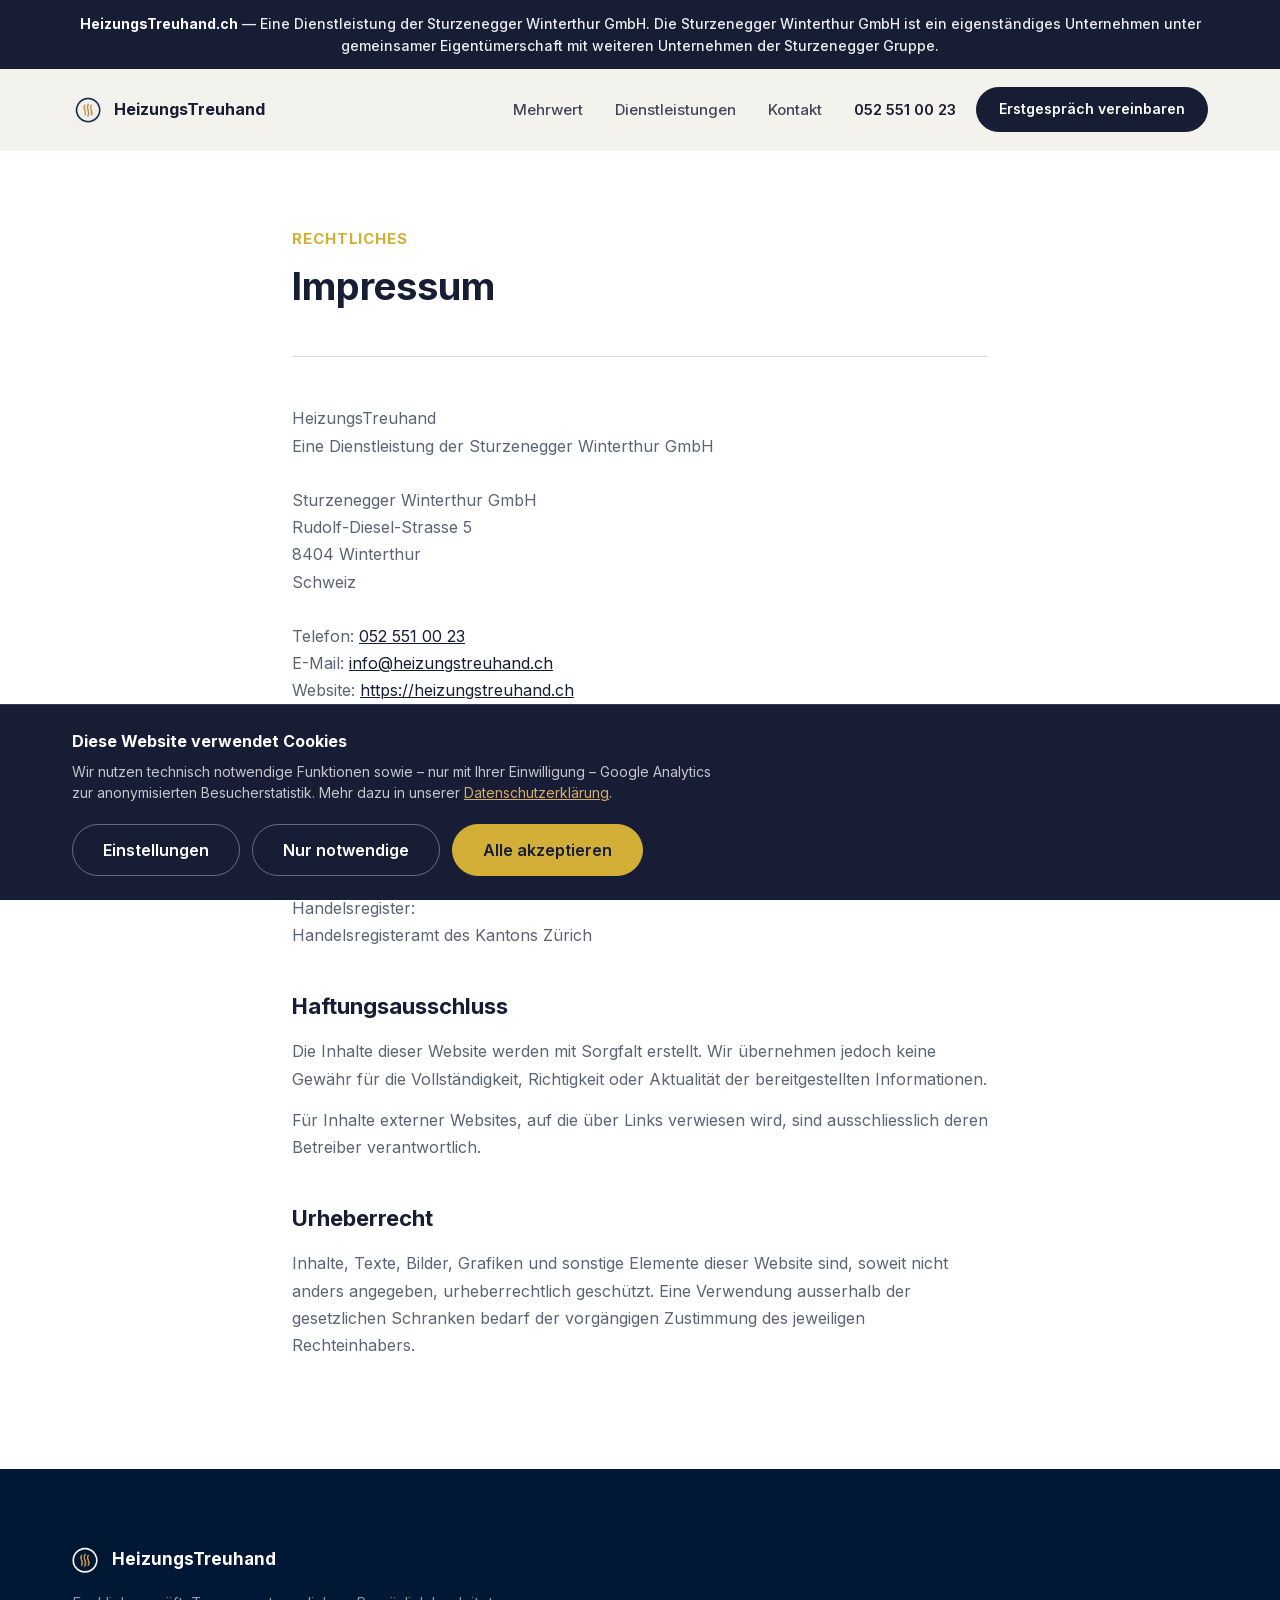
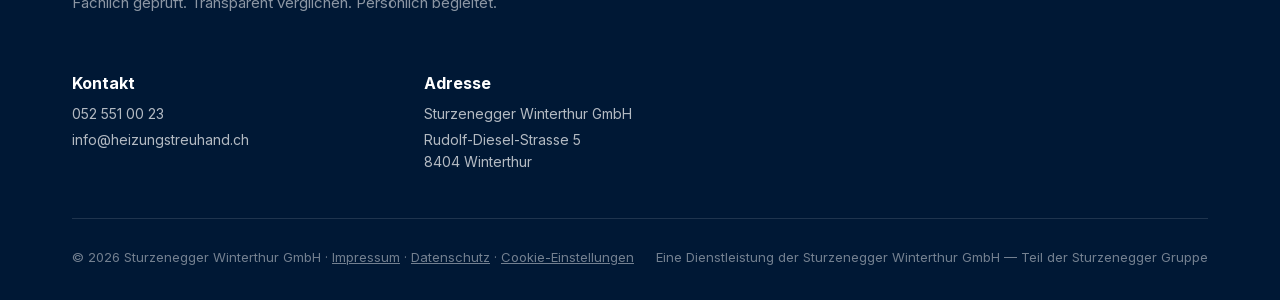
<file: impressum.html>
<!DOCTYPE html>
<html lang="de-CH">
<head>
<meta charset="UTF-8">
<meta name="viewport" content="width=device-width, initial-scale=1.0">
<title>Impressum — HeizungsTreuhand</title>
<meta name="description" content="Impressum von HeizungsTreuhand, einer Dienstleistung der Sturzenegger Winterthur GmbH.">
<meta name="robots" content="index, follow">
<meta name="author" content="Sturzenegger Winterthur GmbH">
<meta name="theme-color" content="#161d34">
<link rel="canonical" href="https://www.heizungstreuhand.ch/impressum.html">
<link rel="icon" type="image/png" href="assets/img/icon-on-light.png">
<link rel="apple-touch-icon" href="assets/img/icon-on-light.png">
<link rel="stylesheet" href="style.css">
</head>
<body>

<div class="top-bar">
  <div class="top-bar-inner">
    <p><strong>HeizungsTreuhand.ch</strong> — Eine Dienstleistung der Sturzenegger Winterthur GmbH. Die Sturzenegger Winterthur GmbH ist ein eigenständiges Unternehmen unter gemeinsamer Eigentümerschaft mit weiteren Unternehmen der Sturzenegger Gruppe.</p>
  </div>
</div>

<header class="nav" id="nav">
  <div class="nav-inner">
    <a href="/" class="nav-logo">
      <img src="assets/img/icon-on-light.png" alt="HeizungsTreuhand Logo" class="nav-logo-img">
      <span>HeizungsTreuhand</span>
    </a>
    <div class="nav-mobile-panel" id="navMobilePanel">
      <nav class="nav-links" id="navLinks">
        <a href="/#mehrwert">Mehrwert</a>
        <a href="/#dienstleistungen">Dienstleistungen</a>
        <a href="/#kontakt">Kontakt</a>
      </nav>
      <div class="nav-actions">
        <a href="tel:0525510023" class="nav-phone">052 551 00 23</a>
        <a href="/#kontakt" class="btn btn-primary btn-sm nav-cta">Erstgespräch vereinbaren</a>
      </div>
    </div>
    <button class="nav-burger" id="navBurger" aria-label="Menü öffnen" aria-expanded="false">
      <span></span><span></span><span></span>
    </button>
  </div>
</header>

<main id="top">
  <section class="section legal-page">
    <div class="section-inner legal-content">
      <p class="caption">Rechtliches</p>
      <h1 class="heading">Impressum</h1>

      <div class="legal-body">

        <section>
          <address>
            HeizungsTreuhand<br>
            Eine Dienstleistung der Sturzenegger Winterthur GmbH<br><br>
            Sturzenegger Winterthur GmbH<br>
            Rudolf-Diesel-Strasse 5<br>
            8404 Winterthur<br>
            Schweiz<br><br>
            Telefon: <a href="tel:0525510023">052 551 00 23</a><br>
            E-Mail: <a href="mailto:info@heizungstreuhand.ch">info@heizungstreuhand.ch</a><br>
            Website: <a href="https://heizungstreuhand.ch">https://heizungstreuhand.ch</a><br><br>
            Geschäftsführung:<br>
            Christian Amstalden<br><br>
            UID:<br>
            CHE-201.388.239<br><br>
            Handelsregister:<br>
            Handelsregisteramt des Kantons Zürich
          </address>
        </section>

        <section>
          <h2>Haftungsausschluss</h2>
          <p>Die Inhalte dieser Website werden mit Sorgfalt erstellt. Wir übernehmen jedoch keine Gewähr für die Vollständigkeit, Richtigkeit oder Aktualität der bereitgestellten Informationen.</p>
          <p>Für Inhalte externer Websites, auf die über Links verwiesen wird, sind ausschliesslich deren Betreiber verantwortlich.</p>
        </section>

        <section>
          <h2>Urheberrecht</h2>
          <p>Inhalte, Texte, Bilder, Grafiken und sonstige Elemente dieser Website sind, soweit nicht anders angegeben, urheberrechtlich geschützt. Eine Verwendung ausserhalb der gesetzlichen Schranken bedarf der vorgängigen Zustimmung des jeweiligen Rechteinhabers.</p>
        </section>

      </div>
    </div>
  </section>
</main>

<footer class="footer">
  <div class="footer-inner">
    <div class="footer-top">
      <div class="footer-logo-row">
        <img src="assets/img/icon-on-dark.png" alt="HeizungsTreuhand" class="footer-logo">
        <span>HeizungsTreuhand</span>
      </div>
      <p class="footer-tagline">Fachlich geprüft. Transparent verglichen. Persönlich begleitet.</p>
    </div>

    <div class="footer-grid">
      <div class="footer-col">
        <h5>Kontakt</h5>
        <a href="tel:0525510023">052 551 00 23</a>
        <a href="mailto:info@heizungstreuhand.ch">info@heizungstreuhand.ch</a>
      </div>
      <div class="footer-col">
        <h5>Adresse</h5>
        <p class="footer-role">Sturzenegger Winterthur GmbH</p>
        <p>Rudolf-Diesel-Strasse 5<br>8404 Winterthur</p>
      </div>
    </div>

    <div class="footer-bottom">
      <span>© <span id="year"></span> Sturzenegger Winterthur GmbH · <a href="/impressum.html">Impressum</a> · <a href="/datenschutz.html">Datenschutz</a> · <a href="#" id="cookieSettingsLink">Cookie-Einstellungen</a></span>
      <span>Eine Dienstleistung der Sturzenegger Winterthur GmbH — Teil der Sturzenegger Gruppe</span>
    </div>
  </div>
</footer>

<script src="script.js"></script>
</body>
</html>
</file>
<file: style.css>
/* ==========================================================================
   HeizungsTreuhand — Tokens
   Style rhythm adapted from the "Custo" reference (oversized type, hairline
   borders, generous section gaps, pill CTAs) mapped onto the real brand
   palette (navy / gold) from the logo, flyer and business card.
   ========================================================================== */

/* Self-hosted Inter (variable font, Latin subset — covers all German text
   incl. äöüß). One file serves weights 400–800, so a single @font-face rule
   with a weight range is enough; no external Google Fonts request is made. */
@font-face{
  font-family: 'Inter';
  font-style: normal;
  font-weight: 400 800;
  font-display: swap;
  src: url('assets/fonts/Inter-latin-variable.woff2') format('woff2-variations'), url('assets/fonts/Inter-latin-variable.woff2') format('woff2');
  unicode-range: U+0000-00FF, U+0131, U+0152-0153, U+02BB-02BC, U+02C6, U+02DA, U+02DC, U+0304, U+0308, U+0329, U+2000-206F, U+20AC, U+2122, U+2191, U+2193, U+2212, U+2215, U+FEFF, U+FFFD;
}

:root{
  /* Brand colors */
  --color-navy:        #161d34;
  --color-navy-deep:   #001835;
  --color-navy-soft:   #2c3c5c;
  --color-gold:        #d3af37;
  --color-gold-light:  #d7ac66;

  --color-canvas:      #f4f2ec;
  --color-canvas-alt:  #eeece4;
  --color-paper:       #ffffff;

  --color-ink:         #161d34;
  --color-muted:       #5b6472;
  --color-muted-light: #8a92a0;
  --color-border:      #e1ddd2;
  --color-border-dark: rgba(255,255,255,0.16);

  /* Type */
  --font-sans: 'Inter', ui-sans-serif, system-ui, -apple-system, "Segoe UI", Roboto, sans-serif;

  --text-caption: 15px;
  --text-body: 17px;
  --text-lead: 20px;
  --text-heading-sm: 26px;
  --text-heading: 38px;
  --text-display: clamp(38px, 6vw, 60px);

  /* Layout */
  --page-max-width: 1200px;
  --section-gap: 110px;
  --radius-card: 8px;
  --radius-pill: 31px;
}

*, *::before, *::after{ box-sizing: border-box; }

html{ scroll-behavior: smooth; }

body{
  margin: 0;
  font-family: var(--font-sans);
  font-size: var(--text-body);
  line-height: 1.6;
  color: var(--color-ink);
  background: var(--color-paper);
  -webkit-font-smoothing: antialiased;
  font-feature-settings: "kern" 1, "liga" 1;
}

img{ max-width: 100%; display: block; }

a{ color: inherit; text-decoration: none; }

ul{ margin: 0; padding: 0; list-style: none; }

.section-inner{
  max-width: var(--page-max-width);
  margin: 0 auto;
  padding: 0 32px;
}

/* ==========================================================================
   Navigation
   ========================================================================== */

.top-bar{
  background: var(--color-navy);
}

.top-bar-inner{
  max-width: var(--page-max-width);
  margin: 0 auto;
  padding: 13px 32px;
}

.top-bar p{
  margin: 0;
  font-size: 14px;
  font-weight: 500;
  line-height: 1.55;
  color: rgba(255,255,255,0.92);
  text-align: center;
}

.top-bar strong{
  color: #fff;
  font-weight: 700;
}

.nav{
  position: sticky;
  top: 0; left: 0; right: 0;
  z-index: 100;
  background: var(--color-canvas);
  border-bottom: 1px solid transparent;
  transition: background .25s ease, border-color .25s ease;
}

.nav.is-scrolled{
  background: rgba(244,242,236,0.92);
  backdrop-filter: blur(8px);
  border-bottom: 1px solid var(--color-border);
}

.nav-inner{
  max-width: var(--page-max-width);
  margin: 0 auto;
  padding: 18px 32px;
  display: flex;
  align-items: center;
  gap: 32px;
}

.nav-logo{
  display: flex;
  align-items: center;
  gap: 10px;
  font-weight: 700;
  font-size: 16px;
  color: var(--color-navy);
  margin-right: auto;
}

.nav-logo-img{ height: 32px; width: auto; }

.nav-mobile-panel{ display: contents; }

.nav-links{
  display: flex;
  gap: 32px;
}

.nav-links a{
  font-size: 15px;
  font-weight: 500;
  color: var(--color-navy);
  opacity: .8;
}

.nav-links a:hover{ opacity: 1; }

.nav-actions{
  display: flex;
  align-items: center;
  gap: 20px;
}

.nav-phone{
  font-size: 15px;
  font-weight: 600;
  color: var(--color-navy);
  white-space: nowrap;
}

.nav-burger{
  display: none;
  flex-direction: column;
  justify-content: center;
  gap: 5px;
  width: 32px; height: 32px;
  background: none;
  border: none;
  cursor: pointer;
  margin-left: auto;
}

.nav-burger span{
  display: block;
  height: 2px;
  background: var(--color-navy);
  border-radius: 2px;
}

/* ==========================================================================
   Buttons & links
   ========================================================================== */

.btn{
  display: inline-flex;
  align-items: center;
  justify-content: center;
  gap: 8px;
  font-family: var(--font-sans);
  font-size: 16px;
  font-weight: 600;
  padding: 15px 30px;
  border-radius: var(--radius-pill);
  border: 1px solid transparent;
  cursor: pointer;
  transition: background .2s ease, color .2s ease, border-color .2s ease, transform .15s ease;
  white-space: nowrap;
}

.btn:active{ transform: scale(0.98); }

.btn-primary{
  background: var(--color-navy);
  color: #fff;
  border-color: var(--color-navy);
}
.btn-primary:hover{ background: var(--color-gold); border-color: var(--color-gold); color: var(--color-navy); }

/* Nav / hero primary CTAs stay on-brand navy on hover — gold is reserved as a rare accent */
.btn-primary.nav-cta:hover,
.btn-primary.hero-cta:hover{
  background: var(--color-navy);
  border-color: var(--color-navy);
  color: #fff;
  filter: brightness(1.18);
}

.btn-ghost{
  background: transparent;
  color: var(--color-navy);
  border: 1px solid var(--color-navy);
}
.btn-ghost:hover{ background: var(--color-navy); color: #fff; }

.btn-outline{
  background: transparent;
  color: var(--color-navy);
  border: 1px solid var(--color-border);
}
.btn-outline:hover{ border-color: var(--color-navy); background: var(--color-navy); color: #fff; }

.btn-sm{ padding: 10px 22px; font-size: 14px; }

.btn-block{ width: 100%; }

.link-arrow{
  font-size: 15px;
  font-weight: 600;
  border-bottom: 1px solid var(--color-navy);
  padding-bottom: 3px;
}

/* ==========================================================================
   Hero
   ========================================================================== */

.hero{
  background: var(--color-paper);
  padding: 96px 32px 130px;
}

.hero-inner{
  max-width: var(--page-max-width);
  margin: 0 auto;
  text-align: left;
}

.hero-headline{
  font-size: clamp(40px, 4.4vw, 64px);
  line-height: 1.08;
  font-weight: 700;
  color: var(--color-navy);
  margin: 0;
  letter-spacing: -0.01em;
}

.hero-rule{
  display: block;
  width: 64px;
  height: 3px;
  background: var(--color-gold);
  margin: 28px 0;
}

.hero-sub{
  font-size: 18px;
  line-height: 1.6;
  color: var(--color-muted);
  max-width: 480px;
  margin: 0 0 40px;
}

.hero-actions{
  display: flex;
  align-items: center;
  flex-wrap: wrap;
  gap: 28px;
}

/* ==========================================================================
   Generic section rhythm
   ========================================================================== */

.section{
  padding: var(--section-gap) 0;
  background: var(--color-paper);
}

.section-alt{ background: var(--color-canvas); }

.section-dark{
  background: var(--color-navy);
  color: #fff;
}

.caption{
  font-size: var(--text-caption);
  font-weight: 700;
  letter-spacing: 0.06em;
  text-transform: uppercase;
  color: var(--color-gold);
  margin: 0 0 14px;
}

.caption-light{ color: var(--color-gold-light); }

.heading{
  font-size: var(--text-heading);
  line-height: 1.15;
  font-weight: 700;
  color: var(--color-navy);
  margin: 0 0 20px;
  max-width: 720px;
}

.heading-light{ color: #fff; }

.lead{
  font-size: var(--text-lead);
  line-height: 1.5;
  color: var(--color-muted);
  max-width: 640px;
  margin: 0 0 48px;
}

.lead-light{ color: rgba(255,255,255,0.72); }

/* Mehrwert badges */

.badge-row{
  display: flex;
  flex-wrap: wrap;
  gap: 12px;
  margin: -20px 0 56px;
}

.badge{
  font-size: 14px;
  font-weight: 600;
  color: var(--color-navy);
  background: var(--color-canvas);
  border: 1px solid var(--color-border);
  padding: 9px 18px;
  border-radius: var(--radius-pill);
}

/* Feature grid */

.feature-grid{
  display: grid;
  grid-template-columns: repeat(3, 1fr);
  gap: 40px 32px;
}

.feature-icon{
  width: 56px; height: 56px;
  border-radius: 50%;
  background: var(--color-navy);
  display: flex;
  align-items: center;
  justify-content: center;
  margin-bottom: 20px;
}

.feature-icon img{ width: 26px; height: 26px; object-fit: contain; }

.feature h3{
  font-size: 19px;
  font-weight: 700;
  color: var(--color-navy);
  margin: 0 0 8px;
}

.feature p{
  font-size: 15px;
  color: var(--color-muted);
  margin: 0;
  line-height: 1.55;
}

/* ==========================================================================
   Pricing / Dienstleistungen
   ========================================================================== */

.pricing-grid{
  display: grid;
  grid-template-columns: repeat(3, 1fr);
  gap: 28px;
  margin-bottom: 76px;
}

.price-card{
  position: relative;
  background: var(--color-canvas);
  border: 1px solid var(--color-border);
  border-radius: var(--radius-card);
  padding: 32px 28px;
  display: flex;
  flex-direction: column;
}

.price-card-featured{
  background: var(--color-navy);
  border-color: var(--color-navy);
  color: #fff;
  overflow: hidden;
}

.price-card-ribbon{
  position: absolute;
  top: 26px;
  right: -54px;
  width: 190px;
  background: var(--color-gold);
  color: var(--color-navy);
  font-size: 12px;
  font-weight: 800;
  letter-spacing: 0.04em;
  text-transform: uppercase;
  text-align: center;
  padding: 6px 0;
  transform: rotate(45deg);
}

.price-card-icon{
  width: 48px; height: 48px;
  border-radius: 50%;
  background: var(--color-canvas);
  display: flex;
  align-items: center;
  justify-content: center;
  margin-bottom: 20px;
}

.price-card-featured .price-card-icon{ background: rgba(255,255,255,0.1); }

.price-card-icon img{ width: 22px; height: 22px; }

.price-card h3{
  font-size: 22px;
  font-weight: 700;
  margin: 0 0 6px;
}

.price-card-sub{
  font-size: 15px;
  font-weight: 600;
  color: var(--color-gold);
  margin: 0 0 16px;
}

.price-card-note{
  font-size: 14px;
  line-height: 1.55;
  margin: 0 0 20px;
  opacity: 0.85;
}

.price-card-list{
  margin: 0 0 28px;
  display: flex;
  flex-direction: column;
  gap: 10px;
  flex: 1;
}

.price-card-list li{
  font-size: 14px;
  line-height: 1.5;
  padding-left: 22px;
  position: relative;
}

.price-card-list li::before{
  content: "✓";
  position: absolute;
  left: 0;
  color: var(--color-gold);
  font-weight: 700;
}

.price-card-price{
  display: flex;
  align-items: baseline;
  gap: 8px;
  margin-bottom: 20px;
  padding-top: 20px;
  border-top: 1px solid var(--color-border);
}

.price-card-featured .price-card-price{ border-top-color: rgba(255,255,255,0.18); }

.price-amount{ font-size: 24px; font-weight: 800; }
.price-vat{ font-size: 13px; opacity: 0.65; }

.price-card .btn{ align-self: flex-start; }

.price-card-featured .btn-primary{
  background: var(--color-gold);
  border-color: var(--color-gold);
  color: var(--color-navy);
}
.price-card-featured .btn-primary:hover{ background: #fff; border-color: #fff; }

/* Process strip */

.process-strip{
  display: grid;
  grid-template-columns: repeat(4, 1fr);
  gap: 32px;
  border-top: 1px solid var(--color-border);
  padding-top: 56px;
}

.process-num{
  display: block;
  font-size: 14px;
  font-weight: 800;
  color: var(--color-gold);
  margin-bottom: 12px;
}

.process-step h4{
  font-size: 17px;
  font-weight: 700;
  color: var(--color-navy);
  margin: 0 0 8px;
}

.process-step p{
  font-size: 14px;
  color: var(--color-muted);
  margin: 0;
  line-height: 1.5;
}

/* ==========================================================================
   Contact / CTA
   ========================================================================== */

.contact-grid{
  display: grid;
  grid-template-columns: 0.8fr 1.2fr;
  gap: 56px;
  align-items: start;
}

.contact-direct{
  display: flex;
  flex-direction: column;
  gap: 20px;
}

.contact-line{
  display: flex;
  align-items: center;
  gap: 14px;
  font-size: 17px;
  font-weight: 600;
  color: #fff;
  padding: 16px 0;
  border-bottom: 1px solid var(--color-border-dark);
}

.contact-line img{
  width: 20px; height: 20px;
}

.contact-line-static{ font-weight: 500; color: rgba(255,255,255,0.85); }

.contact-hint{
  font-size: 14px;
  color: rgba(255,255,255,0.6);
  margin: 12px 0 0;
}

.contact-form{
  background: #fff;
  border-radius: var(--radius-card);
  padding: 36px;
}

.form-honeypot{
  position: absolute;
  left: -9999px;
  width: 1px;
  height: 1px;
  overflow: hidden;
}

.contact-form-success{
  text-align: center;
}

.contact-form-success h3{
  font-size: 22px;
  font-weight: 700;
  color: var(--color-navy);
  margin: 0 0 12px;
}

.contact-form-success p{
  font-size: 15px;
  line-height: 1.6;
  color: var(--color-muted);
  margin: 0;
}

.form-row{ margin-bottom: 20px; }

.form-row-split{
  display: grid;
  grid-template-columns: 1fr 1fr;
  gap: 16px;
}

.form-row label{
  display: block;
  font-size: 13px;
  font-weight: 700;
  color: var(--color-navy);
  margin-bottom: 8px;
  text-transform: uppercase;
  letter-spacing: 0.03em;
}

.form-row input,
.form-row select,
.form-row textarea{
  width: 100%;
  font-family: var(--font-sans);
  font-size: 15px;
  color: var(--color-ink);
  border: 1px solid var(--color-border);
  border-radius: var(--radius-card);
  padding: 14px 16px;
  background: var(--color-paper);
  transition: border-color .15s ease;
}

.form-row input:focus,
.form-row select:focus,
.form-row textarea:focus{
  outline: none;
  border-color: var(--color-navy);
}

.form-row textarea{ resize: vertical; }

.form-note{
  font-size: 12px;
  color: var(--color-muted-light);
  text-align: center;
  margin: 14px 0 0;
}

.form-privacy-note{
  font-size: 12px;
  line-height: 1.5;
  color: var(--color-muted-light);
  margin: 0 0 16px;
}

.form-privacy-note a{
  color: var(--color-muted);
  text-decoration: underline;
}

.form-privacy-note a:hover{ color: var(--color-navy); }

/* ==========================================================================
   Legal pages (Impressum / Datenschutz)
   ========================================================================== */

.legal-page{ padding-top: 76px; }

.legal-content{ max-width: 760px; }

.legal-content .heading{ max-width: none; }

.legal-body{
  margin-top: 48px;
  padding-top: 48px;
  border-top: 1px solid var(--color-border);
}

.legal-body section + section{ margin-top: 40px; }

.legal-body h2{
  font-size: 22px;
  font-weight: 700;
  color: var(--color-navy);
  margin: 0 0 14px;
}

.legal-body p{
  font-size: 16px;
  line-height: 1.7;
  color: var(--color-muted);
  margin: 0 0 14px;
}

.legal-body p:last-child{ margin-bottom: 0; }

.legal-list{
  margin: 0 0 14px;
  padding-left: 20px;
  list-style: disc;
  font-size: 16px;
  line-height: 1.7;
  color: var(--color-muted);
}

.legal-list li{ margin-bottom: 4px; }

.legal-body address{
  font-style: normal;
  font-size: 16px;
  line-height: 1.7;
  color: var(--color-muted);
}

.legal-body a{
  color: var(--color-navy);
  text-decoration: underline;
}

.legal-body a:hover{ color: var(--color-gold); }

/* ==========================================================================
   Footer
   ========================================================================== */

.footer{
  background: var(--color-navy-deep);
  color: rgba(255,255,255,0.85);
  padding: 76px 0 32px;
}

.footer-inner{
  max-width: var(--page-max-width);
  margin: 0 auto;
  padding: 0 32px;
}

.footer-top{ margin-bottom: 56px; }

.footer-logo-row{
  display: flex;
  align-items: center;
  gap: 10px;
  margin-bottom: 16px;
}

.footer-logo-row span{
  font-size: 17px;
  font-weight: 700;
  color: #fff;
}

.footer-logo{ height: 30px; width: auto; }

.footer-tagline{
  font-size: 15px;
  color: rgba(255,255,255,0.55);
  margin: 0;
}

.footer-grid{
  display: grid;
  grid-template-columns: repeat(2, minmax(0, 320px));
  gap: 32px;
  padding-bottom: 40px;
  border-bottom: 1px solid rgba(255,255,255,0.12);
}

.footer-col h5{
  font-size: 16px;
  font-weight: 700;
  color: #fff;
  margin: 0 0 6px;
}

.footer-role{
  font-size: 14px;
  color: var(--color-gold-light);
  margin: 0 0 12px;
}

.footer-col a,
.footer-col p{
  display: block;
  font-size: 14px;
  color: rgba(255,255,255,0.7);
  margin: 0 0 4px;
  line-height: 1.6;
}

.footer-col a:hover{ color: #fff; }

.footer-bottom{
  display: flex;
  justify-content: space-between;
  flex-wrap: wrap;
  gap: 8px;
  padding-top: 28px;
  font-size: 13px;
  color: rgba(255,255,255,0.45);
}

.footer-bottom a{
  color: inherit;
  text-decoration: underline;
}

.footer-bottom a:hover{ color: rgba(255,255,255,0.8); }

/* ==========================================================================
   Responsive
   ========================================================================== */

@media (max-width: 900px){
  .nav-links, .nav-actions{ display: none; }
  .nav-burger{ display: flex; }

  .feature-grid{ grid-template-columns: repeat(2, 1fr); }
  .pricing-grid{ grid-template-columns: 1fr; }
  .process-strip{ grid-template-columns: repeat(2, 1fr); }
  .contact-grid{ grid-template-columns: 1fr; }
  .price-card-ribbon{ right: -54px; }
}

@media (max-width: 720px){
  .hero{ padding: 72px 24px 80px; }
}

@media (max-width: 600px){
  :root{ --section-gap: 76px; }
  .section-inner{ padding: 0 20px; }
  .top-bar-inner{ padding: 10px 20px; }
  .top-bar p{ font-size: 12.5px; text-align: left; }
  .nav-inner{ padding: 16px 20px; }
  .hero{ padding: 56px 20px 64px; }
  .hero-headline{ font-size: clamp(32px, 9vw, 40px); }
  .hero-rule{ margin: 22px 0; }
  .hero-actions{ gap: 18px; }
  .hero-actions .link-arrow{ margin-left: 30px; }
  .feature-grid{ grid-template-columns: 1fr; }
  .process-strip{ grid-template-columns: 1fr; }
  .form-row-split{ grid-template-columns: 1fr; }
  .badge-row{ margin-top: 0; }
  .contact-form{ padding: 24px; }
  .footer-grid{ grid-template-columns: 1fr; }
  .footer-bottom{ flex-direction: column; }
}

/* Mobile nav open state — links and actions stack naturally inside one panel,
   so there's no fixed offset to keep in sync when either section's height changes. */
.nav-mobile-panel.is-open{
  display: flex;
  flex-direction: column;
  position: absolute;
  top: 100%;
  left: 0; right: 0;
  background: var(--color-canvas);
  padding: 20px 32px;
  border-bottom: 1px solid var(--color-border);
  gap: 20px;
}

.nav-mobile-panel.is-open .nav-links{
  display: flex;
  flex-direction: column;
  gap: 16px;
}

.nav-mobile-panel.is-open .nav-actions{
  display: flex;
  flex-direction: column;
  align-items: stretch;
  gap: 12px;
}

/* ==========================================================================
   Cookie-Consent (Banner + Einstellungs-Dialog)
   ========================================================================== */

.consent-banner{
  position: fixed;
  left: 0; right: 0; bottom: 0;
  z-index: 300;
  background: var(--color-navy);
  color: rgba(255,255,255,0.88);
  border-top: 1px solid rgba(255,255,255,0.12);
}

.consent-banner-inner{
  max-width: var(--page-max-width);
  margin: 0 auto;
  padding: 24px 32px;
  display: flex;
  flex-wrap: wrap;
  align-items: center;
  justify-content: space-between;
  gap: 20px 32px;
}

.consent-banner-text{ max-width: 640px; }

.consent-banner-text h2{
  font-size: 16px;
  font-weight: 700;
  color: #fff;
  margin: 0 0 6px;
}

.consent-banner-text p{
  font-size: 14px;
  line-height: 1.55;
  margin: 0;
  color: rgba(255,255,255,0.75);
}

.consent-banner-text a{
  color: var(--color-gold-light);
  text-decoration: underline;
}

.consent-banner-actions{
  display: flex;
  flex-wrap: wrap;
  align-items: center;
  gap: 12px;
}

.consent-banner .btn-outline{
  background: transparent;
  color: #fff;
  border-color: rgba(255,255,255,0.35);
}
.consent-banner .btn-outline:hover{ background: rgba(255,255,255,0.1); border-color: #fff; }

.consent-banner .btn-primary{
  background: var(--color-gold);
  border-color: var(--color-gold);
  color: var(--color-navy);
}
.consent-banner .btn-primary:hover{ background: #fff; border-color: #fff; }

/* Settings dialog */

.consent-modal{
  position: fixed;
  inset: 0;
  z-index: 310;
  display: flex;
  align-items: center;
  justify-content: center;
  padding: 24px;
}

.consent-modal[hidden]{ display: none; }

.consent-modal-backdrop{
  position: absolute;
  inset: 0;
  background: rgba(22,29,52,0.55);
}

.consent-modal-panel{
  position: relative;
  width: 100%;
  max-width: 560px;
  max-height: calc(100vh - 48px);
  overflow-y: auto;
  background: var(--color-paper);
  border-radius: var(--radius-card);
  padding: 36px;
}

.consent-modal-panel h2{
  font-size: 22px;
  font-weight: 700;
  color: var(--color-navy);
  margin: 0 0 12px;
}

.consent-modal-panel > p{
  font-size: 14px;
  line-height: 1.6;
  color: var(--color-muted);
  margin: 0 0 28px;
}

.consent-category{
  padding: 18px 0;
  border-top: 1px solid var(--color-border);
}

.consent-category-head{
  display: flex;
  align-items: center;
  justify-content: space-between;
  gap: 16px;
}

.consent-category-title{
  font-size: 15px;
  font-weight: 700;
  color: var(--color-navy);
}

.consent-category-desc{
  font-size: 13px;
  line-height: 1.55;
  color: var(--color-muted);
  margin: 8px 0 0;
}

.consent-toggle{
  flex-shrink: 0;
  width: 44px;
  height: 26px;
  border-radius: 999px;
  border: none;
  background: var(--color-border);
  padding: 3px;
  cursor: pointer;
  display: flex;
  align-items: center;
  justify-content: flex-start;
  transition: background .15s ease;
}

.consent-toggle-dot{
  width: 20px; height: 20px;
  border-radius: 50%;
  background: #fff;
  transition: transform .15s ease;
}

.consent-toggle[aria-checked="true"]{
  background: var(--color-navy);
}
.consent-toggle[aria-checked="true"] .consent-toggle-dot{
  transform: translateX(18px);
}

.consent-toggle-locked{
  background: var(--color-navy);
  opacity: 0.5;
  cursor: default;
}
.consent-toggle-locked .consent-toggle-dot{ transform: translateX(18px); }

.consent-modal-actions{
  display: flex;
  flex-wrap: wrap;
  gap: 12px;
  margin-top: 28px;
  padding-top: 24px;
  border-top: 1px solid var(--color-border);
}

@media (max-width: 600px){
  .consent-banner-inner{ padding: 20px; flex-direction: column; align-items: stretch; }
  .consent-banner-actions{ flex-direction: column; align-items: stretch; }
  .consent-banner-actions .btn{ width: 100%; }
  .consent-modal-panel{ padding: 24px; }
  .consent-modal-actions{ flex-direction: column; }
  .consent-modal-actions .btn{ width: 100%; }
}
</file>
